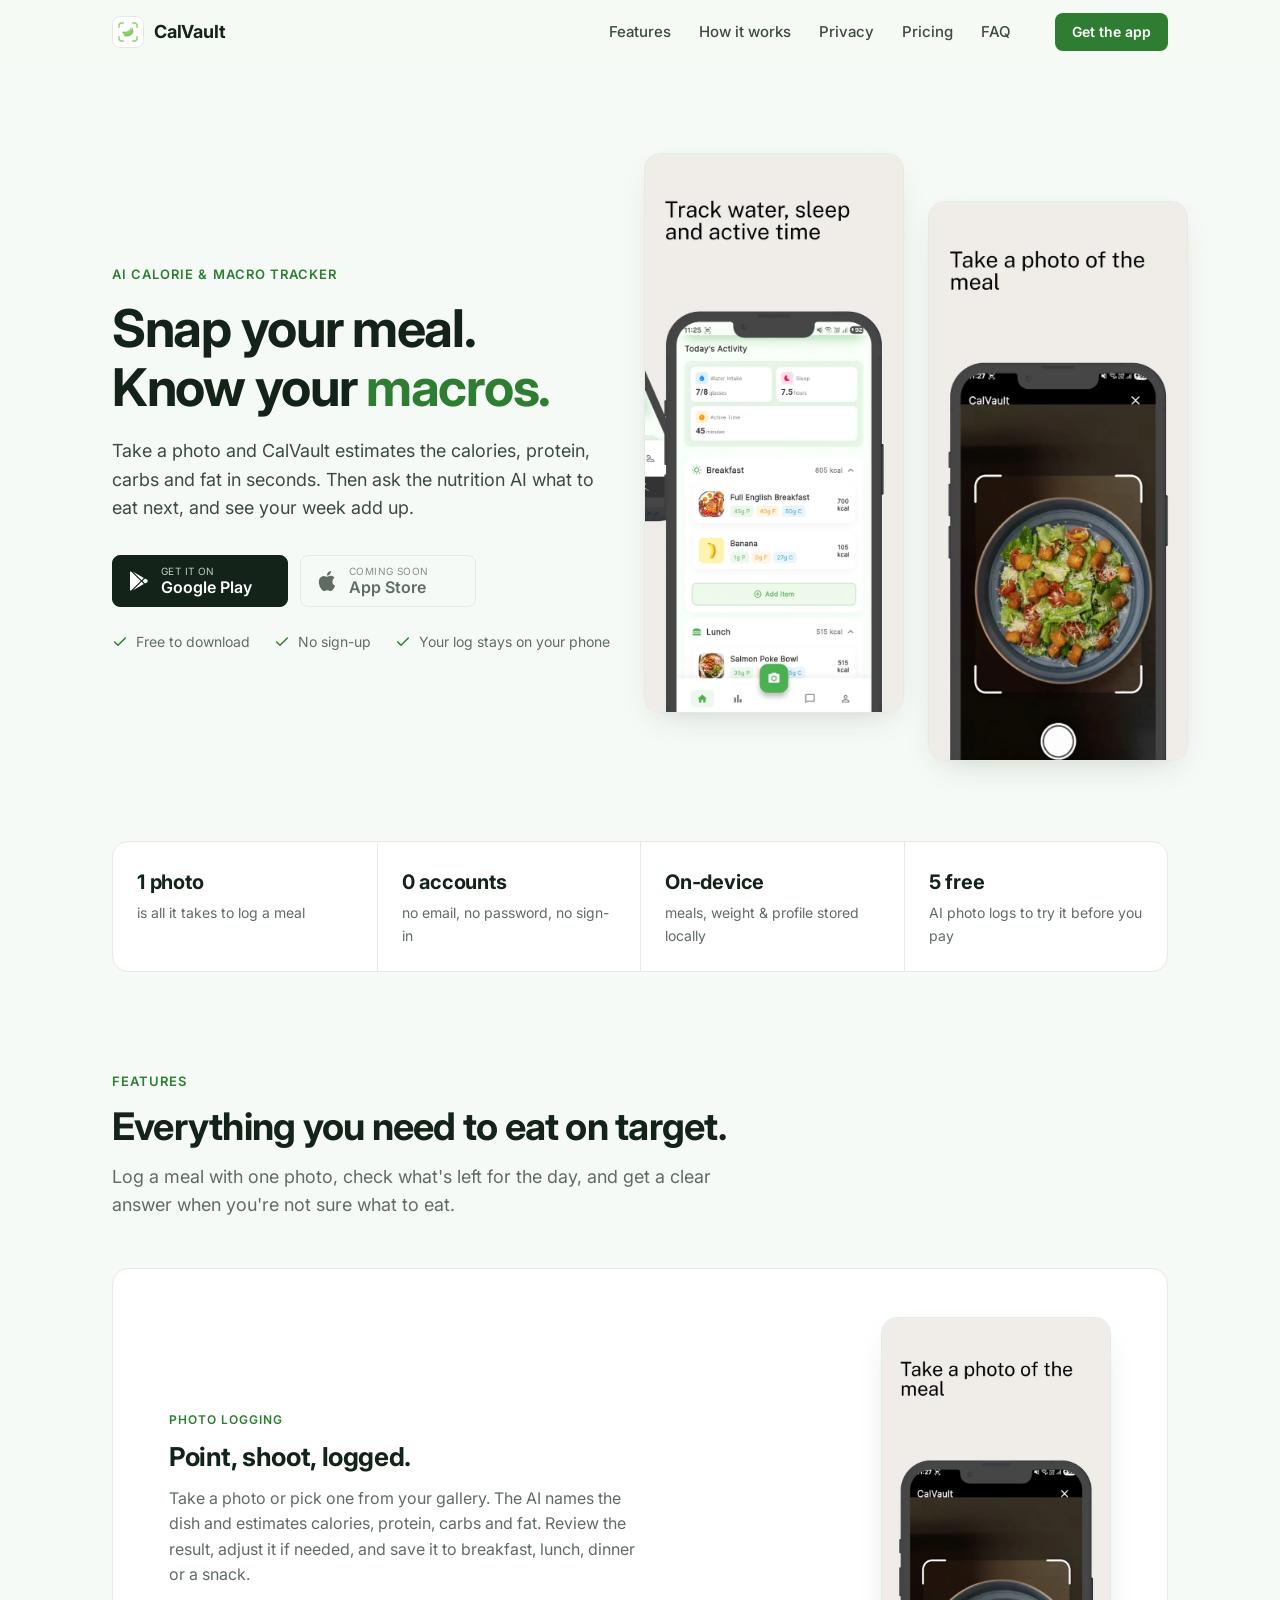
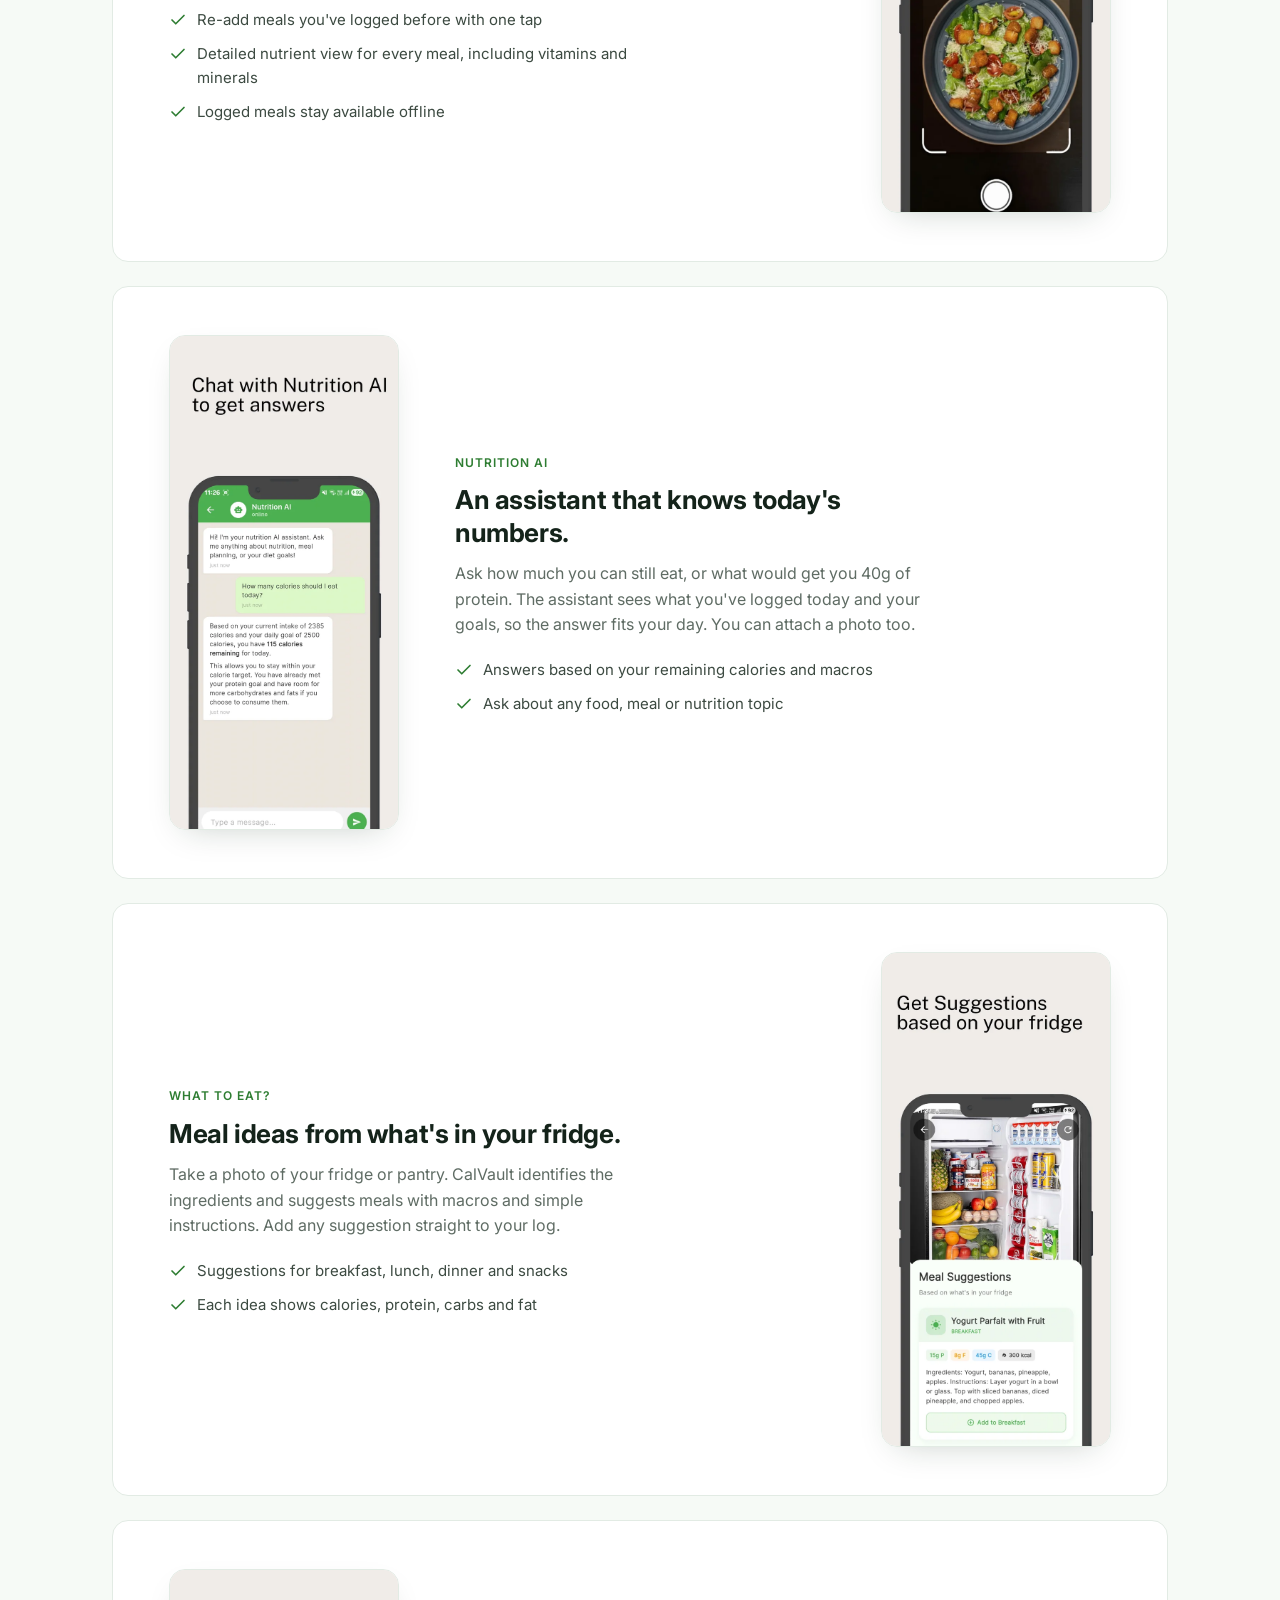
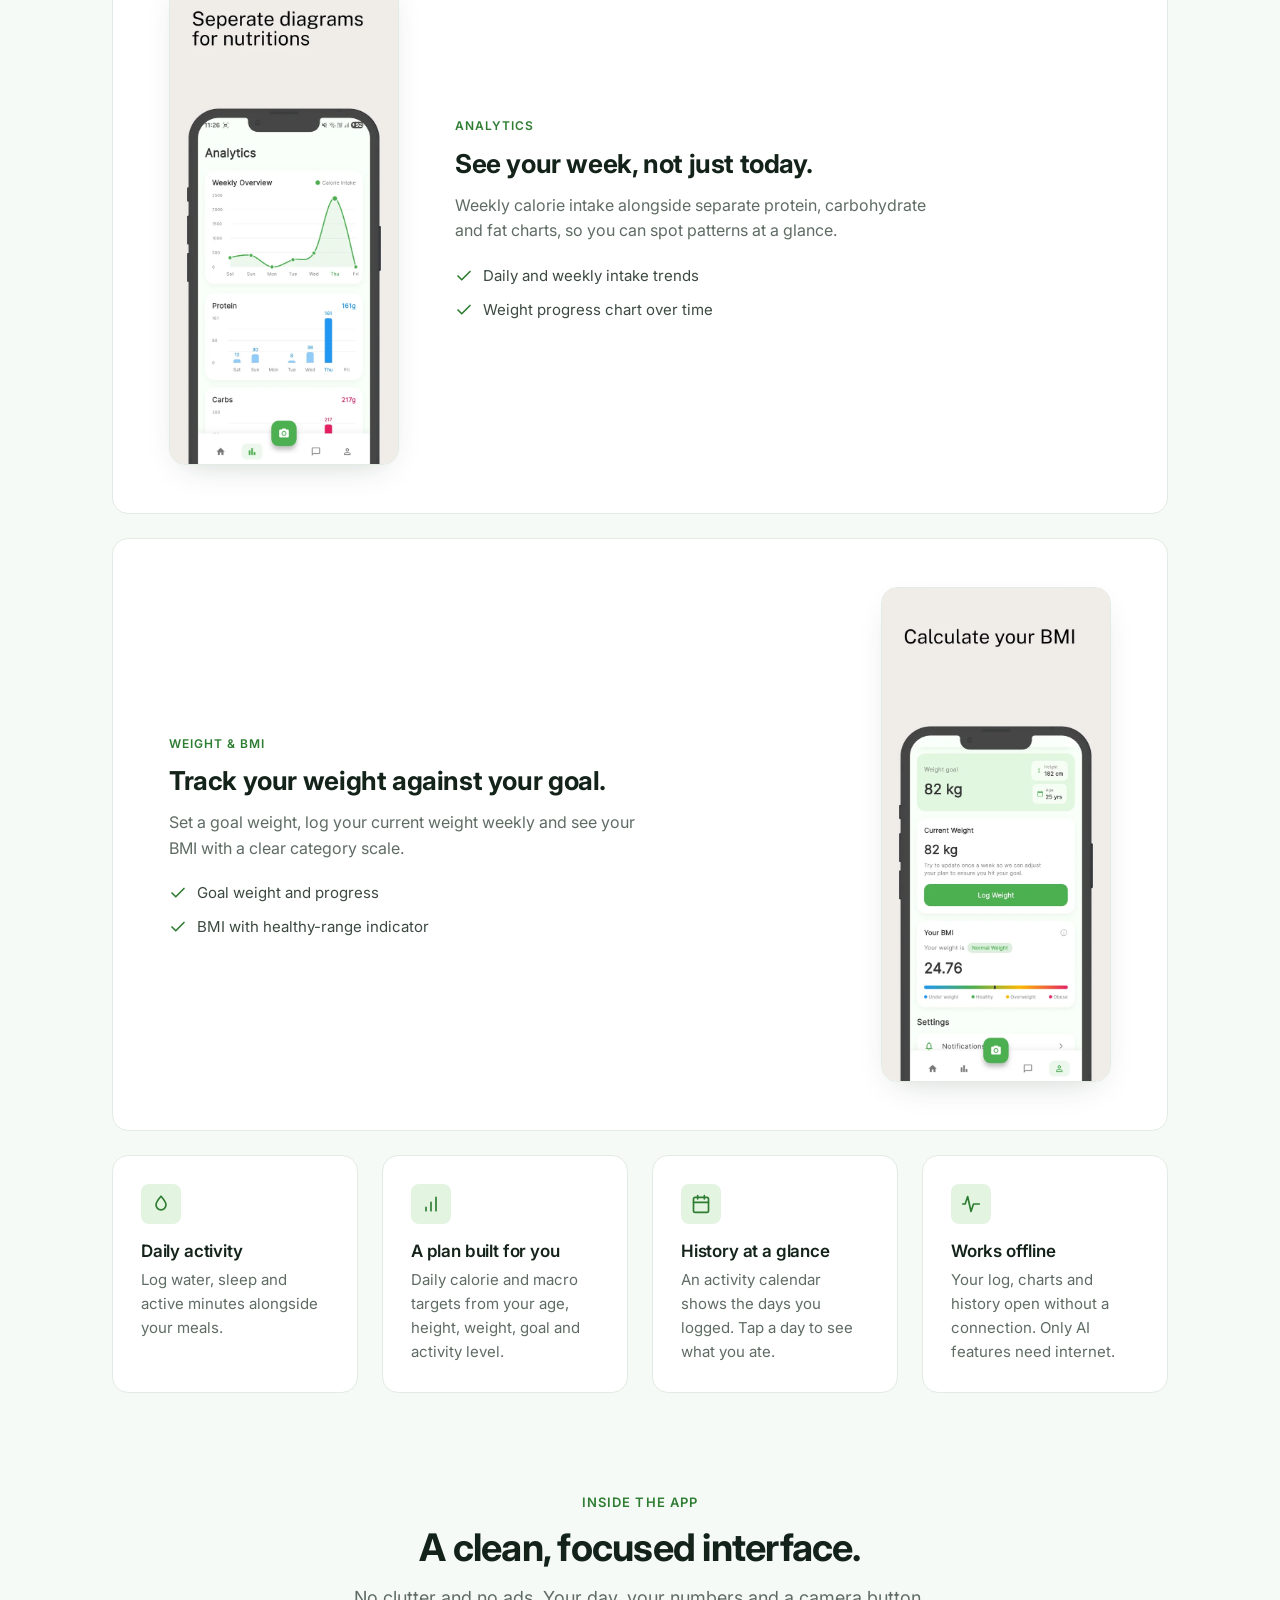
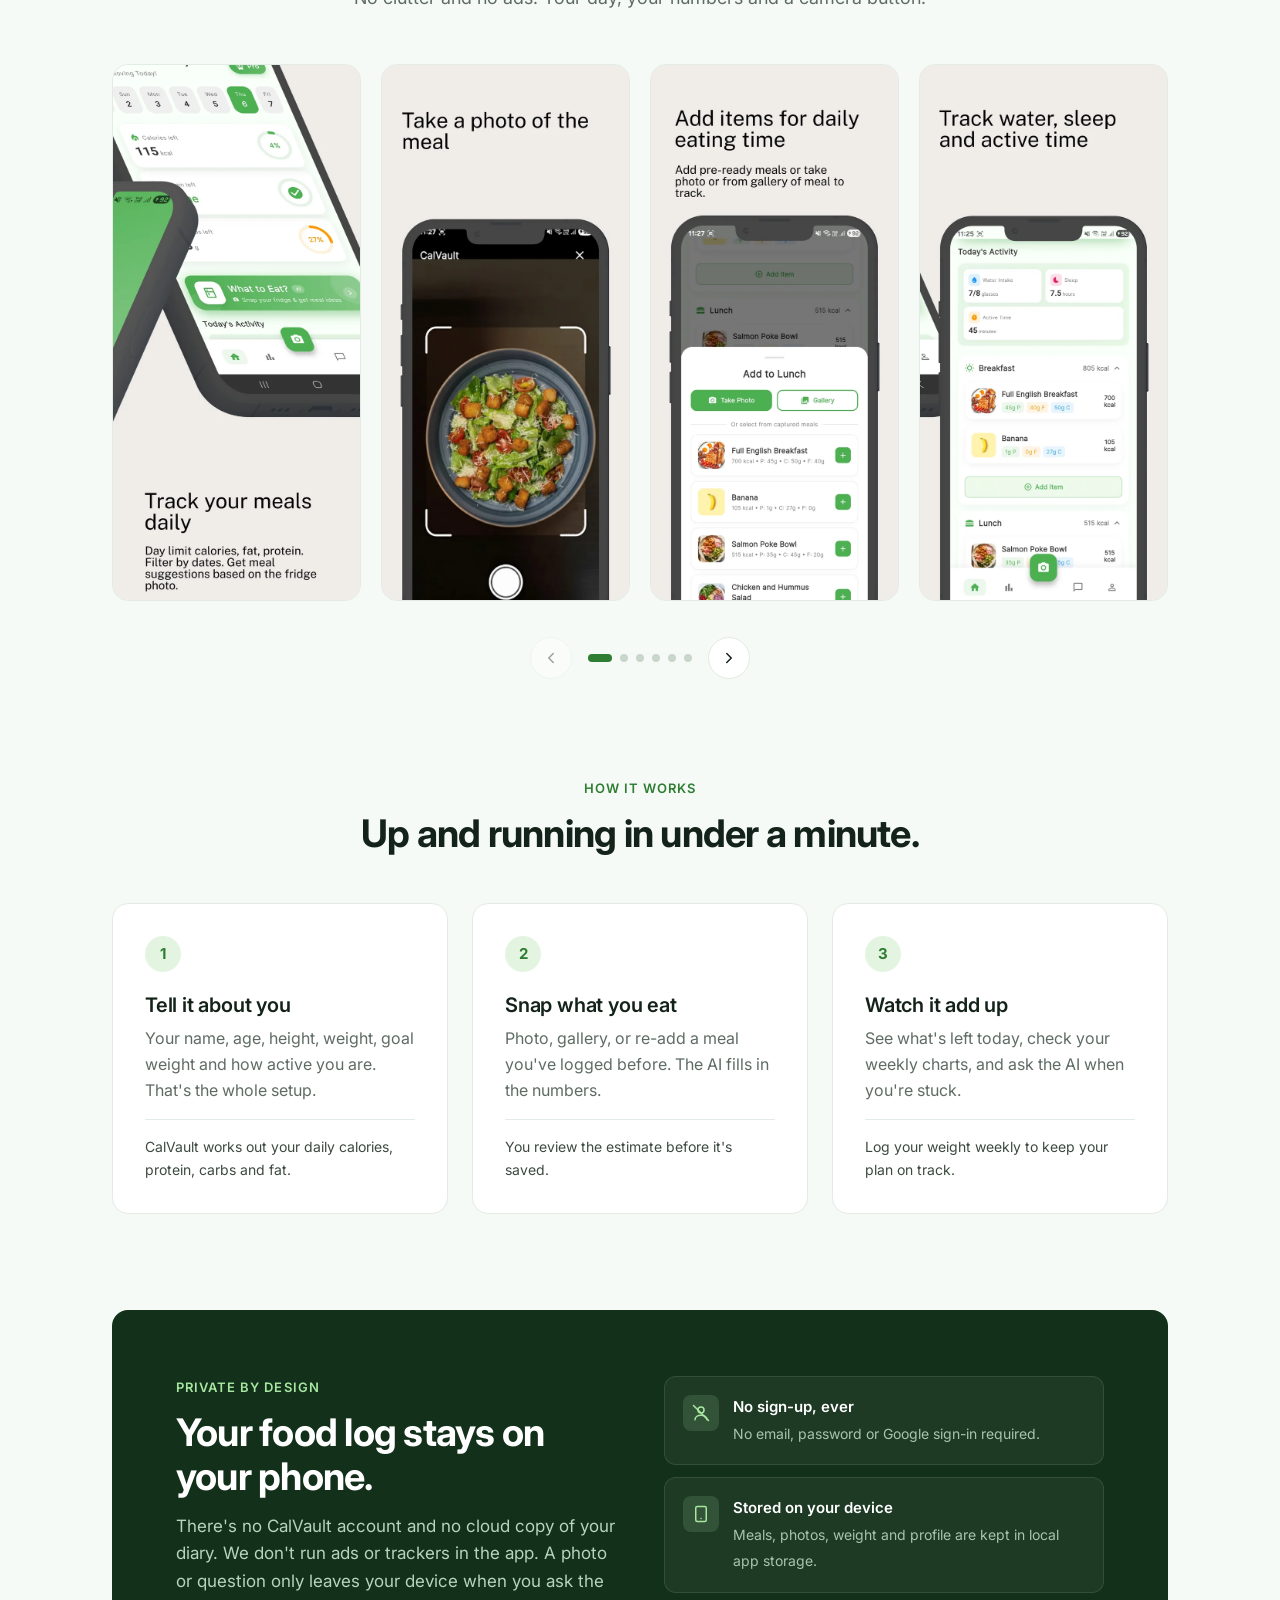
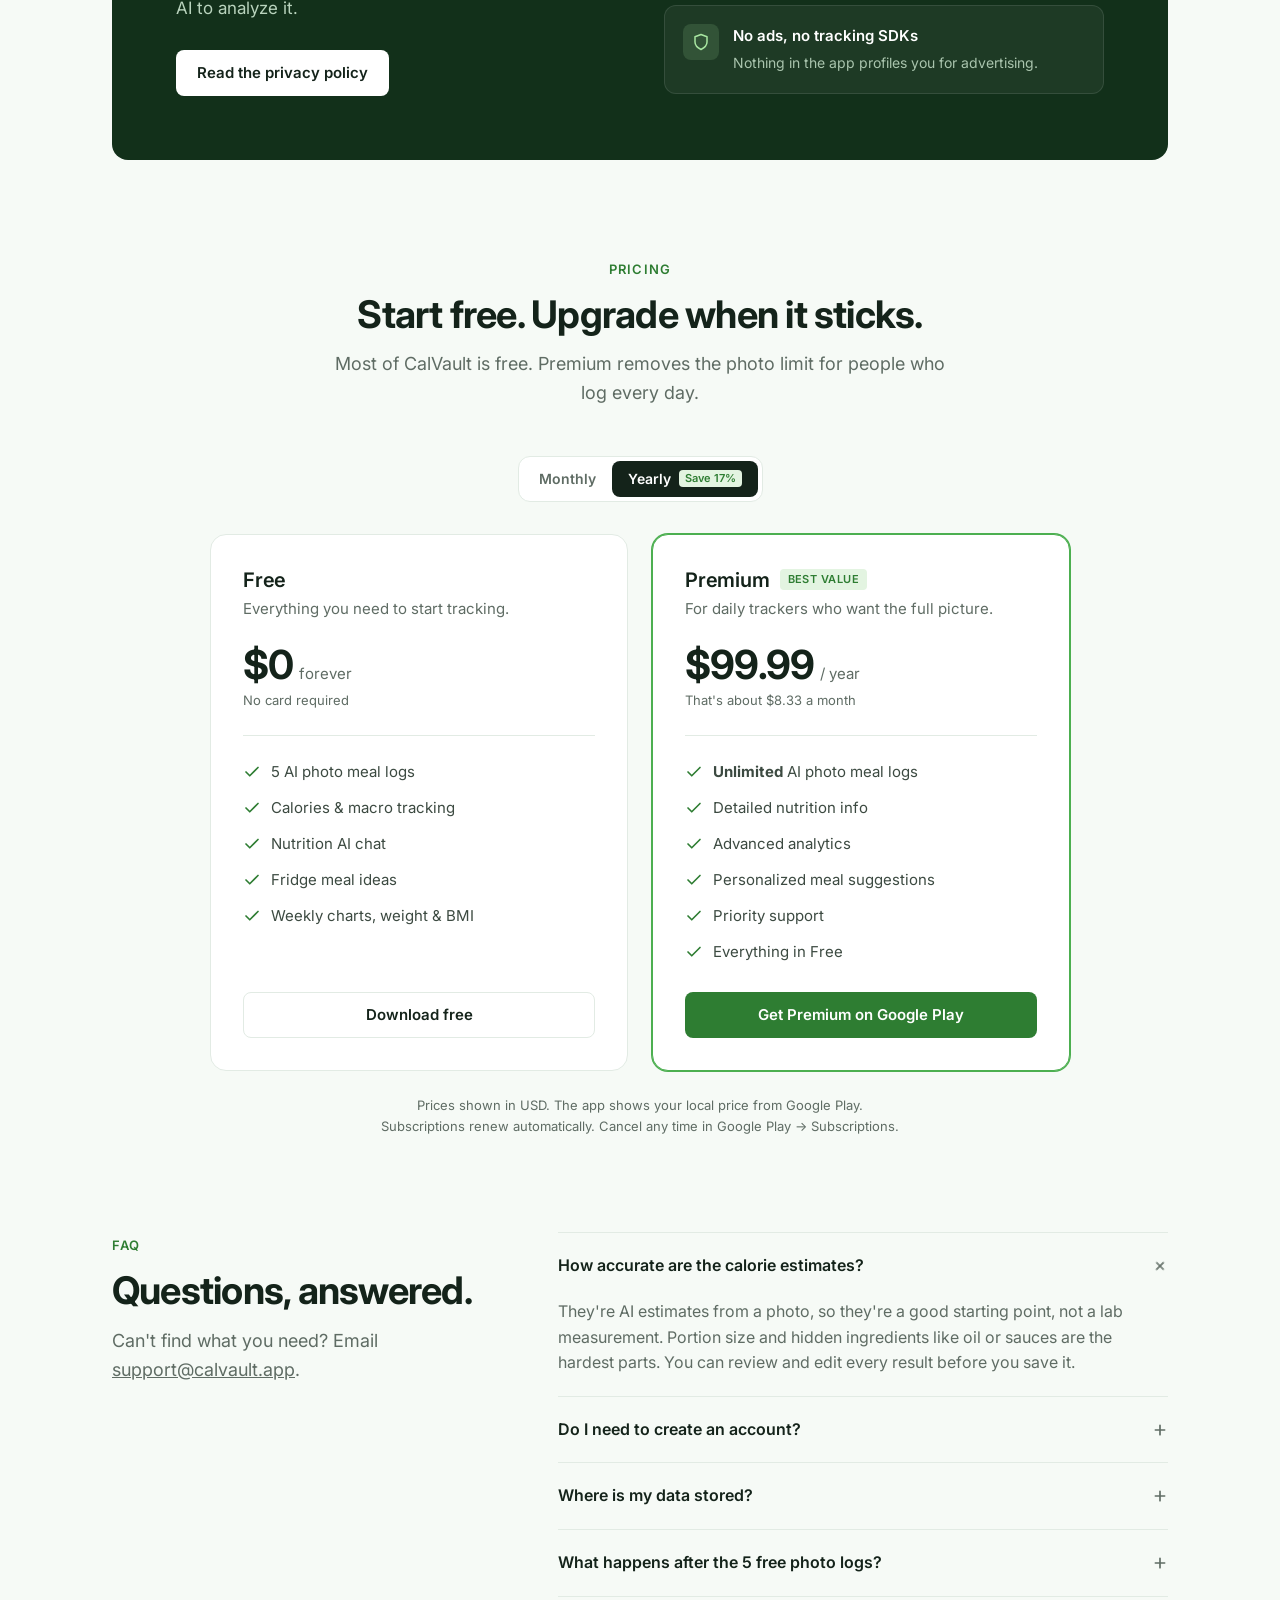
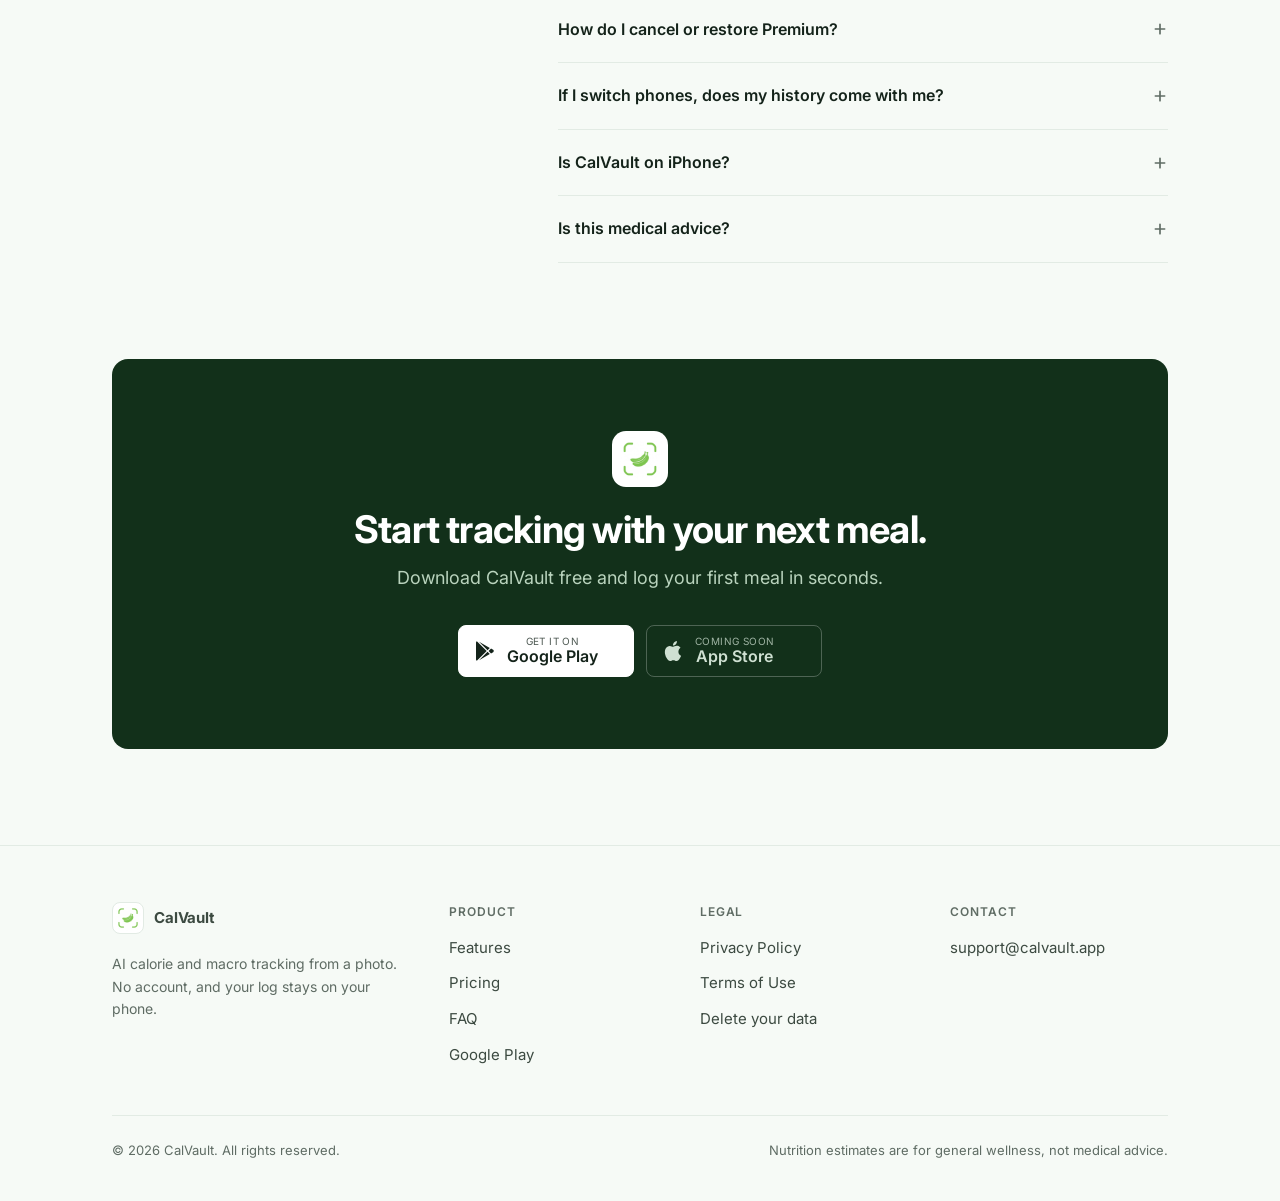
<file: index.html>
<!DOCTYPE html>
<html lang="en" class="no-js">
<head>
  <meta charset="UTF-8">
  <meta name="viewport" content="width=device-width, initial-scale=1.0">
  <title>CalVault — AI Calorie Tracker: Snap a Photo, Get the Macros</title>
  <meta name="description" content="CalVault estimates calories, protein, carbs and fat from a photo of your meal. Ask a nutrition AI what to eat, get meal ideas from your fridge, and track weight and BMI. No account needed — your log stays on your phone.">
  <link rel="canonical" href="https://calvault.app/">
  <meta name="theme-color" content="#f6faf6">

  <link rel="icon" type="image/png" href="assets/logo.png">
  <link rel="apple-touch-icon" href="assets/logo.png">

  <meta property="og:type" content="website">
  <meta property="og:site_name" content="CalVault">
  <meta property="og:title" content="CalVault — Snap a photo, get the macros">
  <meta property="og:description" content="AI calorie and macro tracking from a photo. No account needed — your food log stays on your phone.">
  <meta property="og:url" content="https://calvault.app/">
  <meta property="og:image" content="https://calvault.app/assets/og.png">
  <meta property="og:image:width" content="1200">
  <meta property="og:image:height" content="630">
  <meta name="twitter:card" content="summary_large_image">

  <link rel="preconnect" href="https://fonts.googleapis.com">
  <link rel="preconnect" href="https://fonts.gstatic.com" crossorigin>
  <link href="https://fonts.googleapis.com/css2?family=Inter:wght@400;500;600;700&display=swap" rel="stylesheet">
  <link rel="stylesheet" href="main.css">

  <script>document.documentElement.classList.remove('no-js');</script>
  <script defer data-website-id="696v3k585l6f0e69" src="https://analytics.mrfirdavs.uz/js/script.js"></script>

  <script type="application/ld+json">
  {
    "@context": "https://schema.org",
    "@type": "MobileApplication",
    "name": "CalVault",
    "operatingSystem": "Android",
    "applicationCategory": "HealthApplication",
    "description": "AI calorie and macro tracker. Snap a photo of your meal to estimate calories, protein, carbs and fat.",
    "url": "https://calvault.app/",
    "downloadUrl": "https://play.google.com/store/apps/details?id=com.mrfirdavs.calvault",
    "offers": { "@type": "Offer", "price": "0", "priceCurrency": "USD" }
  }
  </script>
</head>
<body>
  <a class="skip-link" href="#main">Skip to content</a>

  <!-- ============ Header ============ -->
  <header class="site-header" id="top">
    <div class="container nav">
      <a href="#top" class="brand" aria-label="CalVault home">
        <img src="assets/logo.png" alt="" width="36" height="36">
        CalVault
      </a>
      <ul class="nav-links">
        <li><a href="#features">Features</a></li>
        <li><a href="#how-it-works">How it works</a></li>
        <li><a href="#privacy">Privacy</a></li>
        <li><a href="#pricing">Pricing</a></li>
        <li><a href="#faq">FAQ</a></li>
      </ul>
      <a class="btn btn-primary btn-sm nav-cta" href="https://play.google.com/store/apps/details?id=com.mrfirdavs.calvault" target="_blank" rel="noopener">Get the app</a>
      <button class="menu-btn" id="menuBtn" aria-label="Open menu" aria-expanded="false" aria-controls="mobileMenu">
        <svg viewBox="0 0 24 24" fill="none" stroke="currentColor" stroke-width="2" stroke-linecap="round"><path d="M4 7h16M4 12h16M4 17h16"/></svg>
      </button>
    </div>
    <nav class="mobile-menu" id="mobileMenu" aria-label="Mobile">
      <ul>
        <li><a href="#features">Features</a></li>
        <li><a href="#how-it-works">How it works</a></li>
        <li><a href="#privacy">Privacy</a></li>
        <li><a href="#pricing">Pricing</a></li>
        <li><a href="#faq">FAQ</a></li>
      </ul>
      <a class="btn btn-primary" href="https://play.google.com/store/apps/details?id=com.mrfirdavs.calvault" target="_blank" rel="noopener">Get it on Google Play</a>
    </nav>
  </header>

  <main id="main">

    <!-- ============ Hero ============ -->
    <section class="hero">
      <div class="container hero-grid">
        <div class="hero-copy">
          <span class="eyebrow">AI calorie &amp; macro tracker</span>
          <h1>Snap your meal.<br>Know your <span class="accent">macros.</span></h1>
          <p class="hero-lede">Take a photo and CalVault estimates the calories, protein, carbs and fat in seconds. Then ask the nutrition AI what to eat next, and see your week add up.</p>

          <div class="store-row">
            <a class="store-btn" href="https://play.google.com/store/apps/details?id=com.mrfirdavs.calvault" target="_blank" rel="noopener">
              <svg viewBox="0 0 24 24" fill="currentColor" aria-hidden="true"><path d="M3 20.5v-17c0-.59.34-1.11.84-1.35L13.69 12l-9.85 9.85c-.5-.25-.84-.76-.84-1.35zm13.81-5.38L6.05 21.34l8.49-8.49 2.27 2.27zm3.35-4.31c.34.27.64.79.64 1.18 0 .4-.21.85-.64 1.18l-2.12 1.23-2.5-2.5 2.5-2.5 2.12 1.41zM6.05 2.66l10.76 6.22-2.27 2.27-8.49-8.49z"/></svg>
              <span><small>GET IT ON</small><strong>Google Play</strong></span>
            </a>
            <span class="store-btn is-soon" aria-label="App Store — coming soon">
              <svg viewBox="0 0 24 24" fill="currentColor" aria-hidden="true"><path d="M18.71 19.5c-.83 1.24-1.71 2.45-3.05 2.47-1.34.03-1.77-.79-3.29-.79-1.53 0-2 .77-3.27.82-1.31.05-2.3-1.32-3.14-2.53C4.25 17 2.94 12.45 4.7 9.39c.87-1.52 2.43-2.48 4.12-2.51 1.28-.02 2.5.87 3.29.87.78 0 2.26-1.07 3.81-.91.65.03 2.47.26 3.64 1.98-.09.06-2.17 1.28-2.15 3.81.03 3.02 2.65 4.03 2.68 4.04-.03.07-.42 1.44-1.38 2.83M13 3.5c.73-.83 1.94-1.46 2.94-1.5.13 1.17-.34 2.35-1.04 3.19-.69.85-1.83 1.51-2.95 1.42-.15-1.15.41-2.35 1.05-3.11z"/></svg>
              <span><small>COMING SOON</small><strong>App Store</strong></span>
            </span>
          </div>

          <ul class="trust-row">
            <li><svg viewBox="0 0 24 24" fill="none" stroke="currentColor" stroke-width="2.2" stroke-linecap="round" stroke-linejoin="round"><path d="M20 6 9 17l-5-5"/></svg>Free to download</li>
            <li><svg viewBox="0 0 24 24" fill="none" stroke="currentColor" stroke-width="2.2" stroke-linecap="round" stroke-linejoin="round"><path d="M20 6 9 17l-5-5"/></svg>No sign-up</li>
            <li><svg viewBox="0 0 24 24" fill="none" stroke="currentColor" stroke-width="2.2" stroke-linecap="round" stroke-linejoin="round"><path d="M20 6 9 17l-5-5"/></svg>Your log stays on your phone</li>
          </ul>
        </div>

        <div class="hero-devices">
          <img class="shot" src="assets/screens/activity.webp" alt="CalVault home screen with today's meals and activity" width="640" height="1385">
          <img class="shot" src="assets/screens/camera.webp" alt="CalVault camera scanning a meal" width="640" height="1385">
        </div>
      </div>
    </section>

    <!-- ============ Facts ============ -->
    <section aria-label="CalVault at a glance">
      <div class="container">
        <div class="facts-grid reveal">
          <div class="fact"><b>1 photo</b><span>is all it takes to log a meal</span></div>
          <div class="fact"><b>0 accounts</b><span>no email, no password, no sign-in</span></div>
          <div class="fact"><b>On-device</b><span>meals, weight &amp; profile stored locally</span></div>
          <div class="fact"><b>5 free</b><span>AI photo logs to try it before you pay</span></div>
        </div>
      </div>
    </section>

    <!-- ============ Features ============ -->
    <section class="section" id="features">
      <div class="container">
        <div class="section-head">
          <span class="eyebrow">Features</span>
          <h2>Everything you need to eat on target.</h2>
          <p>Log a meal with one photo, check what's left for the day, and get a clear answer when you're not sure what to eat.</p>
        </div>
        <div class="feature-rows">
          <article class="card feature-row reveal">
            <div class="feature-copy">
              <span class="eyebrow">Photo logging</span>
              <h3>Point, shoot, logged.</h3>
              <p>Take a photo or pick one from your gallery. The AI names the dish and estimates calories, protein, carbs and fat. Review the result, adjust it if needed, and save it to breakfast, lunch, dinner or a snack.</p>
              <ul class="check-list">
                <li><svg viewBox="0 0 24 24" fill="none" stroke="currentColor" stroke-width="2.2" stroke-linecap="round" stroke-linejoin="round"><path d="M20 6 9 17l-5-5"/></svg>Re-add meals you've logged before with one tap</li>
                <li><svg viewBox="0 0 24 24" fill="none" stroke="currentColor" stroke-width="2.2" stroke-linecap="round" stroke-linejoin="round"><path d="M20 6 9 17l-5-5"/></svg>Detailed nutrient view for every meal, including vitamins and minerals</li>
                <li><svg viewBox="0 0 24 24" fill="none" stroke="currentColor" stroke-width="2.2" stroke-linecap="round" stroke-linejoin="round"><path d="M20 6 9 17l-5-5"/></svg>Logged meals stay available offline</li>
              </ul>
            </div>
            <div class="feature-media"><img class="shot" src="assets/screens/camera.webp" alt="Camera scanning a salad" width="640" height="1385" loading="lazy"></div>
          </article>

          <article class="card feature-row reveal">
            <div class="feature-copy">
              <span class="eyebrow">Nutrition AI</span>
              <h3>An assistant that knows today's numbers.</h3>
              <p>Ask how much you can still eat, or what would get you 40g of protein. The assistant sees what you've logged today and your goals, so the answer fits your day. You can attach a photo too.</p>
              <ul class="check-list">
                <li><svg viewBox="0 0 24 24" fill="none" stroke="currentColor" stroke-width="2.2" stroke-linecap="round" stroke-linejoin="round"><path d="M20 6 9 17l-5-5"/></svg>Answers based on your remaining calories and macros</li>
                <li><svg viewBox="0 0 24 24" fill="none" stroke="currentColor" stroke-width="2.2" stroke-linecap="round" stroke-linejoin="round"><path d="M20 6 9 17l-5-5"/></svg>Ask about any food, meal or nutrition topic</li>
              </ul>
            </div>
            <div class="feature-media"><img class="shot" src="assets/screens/chat.webp" alt="Nutrition AI chat answering how many calories are left" width="640" height="1385" loading="lazy"></div>
          </article>

          <article class="card feature-row reveal">
            <div class="feature-copy">
              <span class="eyebrow">What to eat?</span>
              <h3>Meal ideas from what's in your fridge.</h3>
              <p>Take a photo of your fridge or pantry. CalVault identifies the ingredients and suggests meals with macros and simple instructions. Add any suggestion straight to your log.</p>
              <ul class="check-list">
                <li><svg viewBox="0 0 24 24" fill="none" stroke="currentColor" stroke-width="2.2" stroke-linecap="round" stroke-linejoin="round"><path d="M20 6 9 17l-5-5"/></svg>Suggestions for breakfast, lunch, dinner and snacks</li>
                <li><svg viewBox="0 0 24 24" fill="none" stroke="currentColor" stroke-width="2.2" stroke-linecap="round" stroke-linejoin="round"><path d="M20 6 9 17l-5-5"/></svg>Each idea shows calories, protein, carbs and fat</li>
              </ul>
            </div>
            <div class="feature-media"><img class="shot" src="assets/screens/fridge.webp" alt="Meal suggestions generated from a fridge photo" width="640" height="1385" loading="lazy"></div>
          </article>

          <article class="card feature-row reveal">
            <div class="feature-copy">
              <span class="eyebrow">Analytics</span>
              <h3>See your week, not just today.</h3>
              <p>Weekly calorie intake alongside separate protein, carbohydrate and fat charts, so you can spot patterns at a glance.</p>
              <ul class="check-list">
                <li><svg viewBox="0 0 24 24" fill="none" stroke="currentColor" stroke-width="2.2" stroke-linecap="round" stroke-linejoin="round"><path d="M20 6 9 17l-5-5"/></svg>Daily and weekly intake trends</li>
                <li><svg viewBox="0 0 24 24" fill="none" stroke="currentColor" stroke-width="2.2" stroke-linecap="round" stroke-linejoin="round"><path d="M20 6 9 17l-5-5"/></svg>Weight progress chart over time</li>
              </ul>
            </div>
            <div class="feature-media"><img class="shot" src="assets/screens/analytics.webp" alt="Weekly calorie and protein charts" width="640" height="1385" loading="lazy"></div>
          </article>

          <article class="card feature-row reveal">
            <div class="feature-copy">
              <span class="eyebrow">Weight & BMI</span>
              <h3>Track your weight against your goal.</h3>
              <p>Set a goal weight, log your current weight weekly and see your BMI with a clear category scale.</p>
              <ul class="check-list">
                <li><svg viewBox="0 0 24 24" fill="none" stroke="currentColor" stroke-width="2.2" stroke-linecap="round" stroke-linejoin="round"><path d="M20 6 9 17l-5-5"/></svg>Goal weight and progress</li>
                <li><svg viewBox="0 0 24 24" fill="none" stroke="currentColor" stroke-width="2.2" stroke-linecap="round" stroke-linejoin="round"><path d="M20 6 9 17l-5-5"/></svg>BMI with healthy-range indicator</li>
              </ul>
            </div>
            <div class="feature-media"><img class="shot" src="assets/screens/profile.webp" alt="Weight goal, current weight and BMI" width="640" height="1385" loading="lazy"></div>
          </article>
        </div>
        <div class="mini-grid">
          <article class="card mini reveal">
            <div class="ico"><svg viewBox="0 0 24 24" fill="none" stroke="currentColor" stroke-width="2" stroke-linecap="round" stroke-linejoin="round"><path d="M12 2.7c-3 3.4-6 6.9-6 10.3a6 6 0 0 0 12 0c0-3.4-3-6.9-6-10.3z"/></svg></div>
            <h3>Daily activity</h3>
            <p>Log water, sleep and active minutes alongside your meals.</p>
          </article>
          <article class="card mini reveal">
            <div class="ico"><svg viewBox="0 0 24 24" fill="none" stroke="currentColor" stroke-width="2" stroke-linecap="round" stroke-linejoin="round"><path d="M12 20V10M18 20V4M6 20v-4"/></svg></div>
            <h3>A plan built for you</h3>
            <p>Daily calorie and macro targets from your age, height, weight, goal and activity level.</p>
          </article>
          <article class="card mini reveal">
            <div class="ico"><svg viewBox="0 0 24 24" fill="none" stroke="currentColor" stroke-width="2" stroke-linecap="round" stroke-linejoin="round"><rect x="3" y="4" width="18" height="18" rx="2"/><path d="M16 2v4M8 2v4M3 10h18"/></svg></div>
            <h3>History at a glance</h3>
            <p>An activity calendar shows the days you logged. Tap a day to see what you ate.</p>
          </article>
          <article class="card mini reveal">
            <div class="ico"><svg viewBox="0 0 24 24" fill="none" stroke="currentColor" stroke-width="2" stroke-linecap="round" stroke-linejoin="round"><path d="M2 12h3l3-9 4 18 3-9h7"/></svg></div>
            <h3>Works offline</h3>
            <p>Your log, charts and history open without a connection. Only AI features need internet.</p>
          </article>
        </div>
      </div>
    </section>

    <!-- ============ Screens ============ -->
    <section class="section" id="screens">
      <div class="container">
        <div class="section-head center">
          <span class="eyebrow">Inside the app</span>
          <h2>A clean, focused interface.</h2>
          <p>No clutter and no ads. Your day, your numbers and a camera button.</p>
        </div>
        <div class="slideshow">
          <div class="slides" id="slides" tabindex="0" aria-label="App screenshots">
            <img class="slide" src="assets/screens/meals.webp" alt="Track your meals daily" width="640" height="1385" loading="lazy">
            <img class="slide" src="assets/screens/camera.webp" alt="Take a photo of the meal" width="640" height="1385" loading="lazy">
            <img class="slide" src="assets/screens/add-meal.webp" alt="Add items for each meal" width="640" height="1385" loading="lazy">
            <img class="slide" src="assets/screens/activity.webp" alt="Track water, sleep and active time" width="640" height="1385" loading="lazy">
            <img class="slide" src="assets/screens/analytics.webp" alt="Separate charts for each nutrient" width="640" height="1385" loading="lazy">
            <img class="slide" src="assets/screens/weight.webp" alt="Analyze weight and history" width="640" height="1385" loading="lazy">
            <img class="slide" src="assets/screens/chat.webp" alt="Chat with Nutrition AI" width="640" height="1385" loading="lazy">
            <img class="slide" src="assets/screens/fridge.webp" alt="Get suggestions based on your fridge" width="640" height="1385" loading="lazy">
            <img class="slide" src="assets/screens/profile.webp" alt="Calculate your BMI" width="640" height="1385" loading="lazy">
          </div>
          <div class="slide-controls">
            <button class="icon-btn" id="slidePrev" aria-label="Previous screenshot"><svg viewBox="0 0 24 24" fill="none" stroke="currentColor" stroke-width="2" stroke-linecap="round" stroke-linejoin="round"><path d="m15 18-6-6 6-6"/></svg></button>
            <div class="slide-dots" id="slideDots"></div>
            <button class="icon-btn" id="slideNext" aria-label="Next screenshot"><svg viewBox="0 0 24 24" fill="none" stroke="currentColor" stroke-width="2" stroke-linecap="round" stroke-linejoin="round"><path d="m9 18 6-6-6-6"/></svg></button>
          </div>
        </div>
      </div>
    </section>

    <!-- ============ How it works ============ -->
    <section class="section" id="how-it-works">
      <div class="container">
        <div class="section-head center">
          <span class="eyebrow">How it works</span>
          <h2>Up and running in under a minute.</h2>
        </div>
        <div class="steps">
          <div class="card step reveal">
            <div class="num">1</div>
            <h3>Tell it about you</h3>
            <p>Your name, age, height, weight, goal weight and how active you are. That's the whole setup.</p>
            <div class="detail">CalVault works out your daily calories, protein, carbs and fat.</div>
          </div>
          <div class="card step reveal">
            <div class="num">2</div>
            <h3>Snap what you eat</h3>
            <p>Photo, gallery, or re-add a meal you've logged before. The AI fills in the numbers.</p>
            <div class="detail">You review the estimate before it's saved.</div>
          </div>
          <div class="card step reveal">
            <div class="num">3</div>
            <h3>Watch it add up</h3>
            <p>See what's left today, check your weekly charts, and ask the AI when you're stuck.</p>
            <div class="detail">Log your weight weekly to keep your plan on track.</div>
          </div>
        </div>
      </div>
    </section>

    <!-- ============ Privacy ============ -->
    <section class="section" id="privacy">
      <div class="container">
        <div class="privacy-band reveal">
          <div style="position: relative; z-index: 1;">
            <span class="eyebrow">Private by design</span>
            <h2>Your food log stays on your phone.</h2>
            <p>There's no CalVault account and no cloud copy of your diary. We don't run ads or trackers in the app. A photo or question only leaves your device when you ask the AI to analyze it.</p>
            <a class="btn" href="privacy/">Read the privacy policy</a>
          </div>
          <ul class="privacy-points">
            <li>
              <span class="ico"><svg viewBox="0 0 24 24" fill="none" stroke="currentColor" stroke-width="2" stroke-linecap="round" stroke-linejoin="round"><circle cx="12" cy="8" r="4"/><path d="M4 21c0-4 4-6 8-6s8 2 8 6"/><path d="m2 2 20 20"/></svg></span>
              <div><b>No sign-up, ever</b><span>No email, password or Google sign-in required.</span></div>
            </li>
            <li>
              <span class="ico"><svg viewBox="0 0 24 24" fill="none" stroke="currentColor" stroke-width="2" stroke-linecap="round" stroke-linejoin="round"><rect x="5" y="2" width="14" height="20" rx="2"/><path d="M12 18h.01"/></svg></span>
              <div><b>Stored on your device</b><span>Meals, photos, weight and profile are kept in local app storage.</span></div>
            </li>
            <li>
              <span class="ico"><svg viewBox="0 0 24 24" fill="none" stroke="currentColor" stroke-width="2" stroke-linecap="round" stroke-linejoin="round"><path d="M12 22s8-4 8-10V5l-8-3-8 3v7c0 6 8 10 8 10z"/></svg></span>
              <div><b>No ads, no tracking SDKs</b><span>Nothing in the app profiles you for advertising.</span></div>
            </li>
          </ul>
        </div>
      </div>
    </section>

    <!-- ============ Pricing ============ -->
    <section class="section" id="pricing">
      <div class="container">
        <div class="section-head center">
          <span class="eyebrow">Pricing</span>
          <h2>Start free. Upgrade when it sticks.</h2>
          <p>Most of CalVault is free. Premium removes the photo limit for people who log every day.</p>
        </div>

        <div class="toggle-center">
          <div class="billing-toggle" role="group" aria-label="Billing period">
            <button type="button" data-period="monthly" aria-pressed="false">Monthly</button>
            <button type="button" data-period="yearly" aria-pressed="true">Yearly <span class="save">Save 17%</span></button>
          </div>
        </div>

        <div class="plans">
          <div class="card plan reveal">
            <h3>Free</h3>
            <p class="desc">Everything you need to start tracking.</p>
            <div class="price"><b>$0</b><span>forever</span></div>
            <p class="price-note">No card required</p>
            <ul>
              <li><svg viewBox="0 0 24 24" fill="none" stroke="currentColor" stroke-width="2.2" stroke-linecap="round" stroke-linejoin="round"><path d="M20 6 9 17l-5-5"/></svg>5 AI photo meal logs</li>
              <li><svg viewBox="0 0 24 24" fill="none" stroke="currentColor" stroke-width="2.2" stroke-linecap="round" stroke-linejoin="round"><path d="M20 6 9 17l-5-5"/></svg>Calories &amp; macro tracking</li>
              <li><svg viewBox="0 0 24 24" fill="none" stroke="currentColor" stroke-width="2.2" stroke-linecap="round" stroke-linejoin="round"><path d="M20 6 9 17l-5-5"/></svg>Nutrition AI chat</li>
              <li><svg viewBox="0 0 24 24" fill="none" stroke="currentColor" stroke-width="2.2" stroke-linecap="round" stroke-linejoin="round"><path d="M20 6 9 17l-5-5"/></svg>Fridge meal ideas</li>
              <li><svg viewBox="0 0 24 24" fill="none" stroke="currentColor" stroke-width="2.2" stroke-linecap="round" stroke-linejoin="round"><path d="M20 6 9 17l-5-5"/></svg>Weekly charts, weight &amp; BMI</li>
            </ul>
            <a class="btn btn-ghost" href="https://play.google.com/store/apps/details?id=com.mrfirdavs.calvault" target="_blank" rel="noopener">Download free</a>
          </div>

          <div class="card plan featured reveal">
            <h3>Premium <span class="badge" id="planBadge">Best value</span></h3>
            <p class="desc">For daily trackers who want the full picture.</p>
            <div class="price"><b id="planPrice">$99.99</b><span id="planPeriod">/ year</span></div>
            <p class="price-note" id="planNote">That's about $8.33 a month</p>
            <ul>
              <li><svg viewBox="0 0 24 24" fill="none" stroke="currentColor" stroke-width="2.2" stroke-linecap="round" stroke-linejoin="round"><path d="M20 6 9 17l-5-5"/></svg><span><strong>Unlimited</strong> AI photo meal logs</span></li>
              <li><svg viewBox="0 0 24 24" fill="none" stroke="currentColor" stroke-width="2.2" stroke-linecap="round" stroke-linejoin="round"><path d="M20 6 9 17l-5-5"/></svg>Detailed nutrition info</li>
              <li><svg viewBox="0 0 24 24" fill="none" stroke="currentColor" stroke-width="2.2" stroke-linecap="round" stroke-linejoin="round"><path d="M20 6 9 17l-5-5"/></svg>Advanced analytics</li>
              <li><svg viewBox="0 0 24 24" fill="none" stroke="currentColor" stroke-width="2.2" stroke-linecap="round" stroke-linejoin="round"><path d="M20 6 9 17l-5-5"/></svg>Personalized meal suggestions</li>
              <li><svg viewBox="0 0 24 24" fill="none" stroke="currentColor" stroke-width="2.2" stroke-linecap="round" stroke-linejoin="round"><path d="M20 6 9 17l-5-5"/></svg>Priority support</li>
              <li><svg viewBox="0 0 24 24" fill="none" stroke="currentColor" stroke-width="2.2" stroke-linecap="round" stroke-linejoin="round"><path d="M20 6 9 17l-5-5"/></svg>Everything in Free</li>
            </ul>
            <a class="btn btn-primary" href="https://play.google.com/store/apps/details?id=com.mrfirdavs.calvault" target="_blank" rel="noopener">Get Premium on Google Play</a>
          </div>
        </div>
        <p class="pricing-foot">Prices shown in USD. The app shows your local price from Google Play.<br>Subscriptions renew automatically. Cancel any time in Google Play → Subscriptions.</p>
      </div>
    </section>

    <!-- ============ FAQ ============ -->
    <section class="section" id="faq">
      <div class="container faq-grid">
        <div class="section-head">
          <span class="eyebrow">FAQ</span>
          <h2>Questions, answered.</h2>
          <p>Can't find what you need? Email <a href="mailto:support@calvault.app">support@calvault.app</a>.</p>
        </div>
        <div class="faq-list">
          <details open>
            <summary>How accurate are the calorie estimates?</summary>
            <p>They're AI estimates from a photo, so they're a good starting point, not a lab measurement. Portion size and hidden ingredients like oil or sauces are the hardest parts. You can review and edit every result before you save it.</p>
          </details>
          <details>
            <summary>Do I need to create an account?</summary>
            <p>No. Open the app, answer a few setup questions and start logging. There's no email, password or social sign-in.</p>
          </details>
          <details>
            <summary>Where is my data stored?</summary>
            <p>On your phone, in the app's local storage. We don't keep a copy of your food diary on our servers. When you use an AI feature, that photo or question is sent to our AI provider to be analyzed. The <a href="privacy/">privacy policy</a> has the details.</p>
          </details>
          <details>
            <summary>What happens after the 5 free photo logs?</summary>
            <p>You can keep using the rest of the app for free, including re-adding meals you've already logged, charts, weight tracking, the AI chat and fridge ideas. To keep logging new meals by photo, upgrade to Premium.</p>
          </details>
          <details>
            <summary>How do I cancel or restore Premium?</summary>
            <p>Subscriptions are handled by Google Play. Cancel any time in the Play Store app under Profile → Payments &amp; subscriptions → Subscriptions. On a new phone, sign in to the same Google account and tap <em>Restore Purchases</em> in CalVault.</p>
          </details>
          <details>
            <summary>If I switch phones, does my history come with me?</summary>
            <p>Not yet. Because your data lives only on your device, a new phone starts fresh. Your Premium subscription moves with your Google account.</p>
          </details>
          <details>
            <summary>Is CalVault on iPhone?</summary>
            <p>CalVault is available on Android today. The iOS version is on the way.</p>
          </details>
          <details>
            <summary>Is this medical advice?</summary>
            <p>No. CalVault is a tracking tool for general wellness. Talk to a doctor or registered dietitian before major diet changes, especially if you have a medical condition, are pregnant, or have a history of disordered eating.</p>
          </details>
        </div>
      </div>
    </section>

    <!-- ============ CTA ============ -->
    <section aria-label="Download">
      <div class="container">
        <div class="cta-card reveal">
          <img src="assets/logo.png" alt="" width="72" height="72">
          <h2>Start tracking with your next meal.</h2>
          <p>Download CalVault free and log your first meal in seconds.</p>
          <div class="store-row">
            <a class="store-btn on-dark" href="https://play.google.com/store/apps/details?id=com.mrfirdavs.calvault" target="_blank" rel="noopener">
              <svg viewBox="0 0 24 24" fill="currentColor" aria-hidden="true"><path d="M3 20.5v-17c0-.59.34-1.11.84-1.35L13.69 12l-9.85 9.85c-.5-.25-.84-.76-.84-1.35zm13.81-5.38L6.05 21.34l8.49-8.49 2.27 2.27zm3.35-4.31c.34.27.64.79.64 1.18 0 .4-.21.85-.64 1.18l-2.12 1.23-2.5-2.5 2.5-2.5 2.12 1.41zM6.05 2.66l10.76 6.22-2.27 2.27-8.49-8.49z"/></svg>
              <span><small>GET IT ON</small><strong>Google Play</strong></span>
            </a>
            <span class="store-btn on-dark is-soon" aria-label="App Store — coming soon">
              <svg viewBox="0 0 24 24" fill="currentColor" aria-hidden="true"><path d="M18.71 19.5c-.83 1.24-1.71 2.45-3.05 2.47-1.34.03-1.77-.79-3.29-.79-1.53 0-2 .77-3.27.82-1.31.05-2.3-1.32-3.14-2.53C4.25 17 2.94 12.45 4.7 9.39c.87-1.52 2.43-2.48 4.12-2.51 1.28-.02 2.5.87 3.29.87.78 0 2.26-1.07 3.81-.91.65.03 2.47.26 3.64 1.98-.09.06-2.17 1.28-2.15 3.81.03 3.02 2.65 4.03 2.68 4.04-.03.07-.42 1.44-1.38 2.83M13 3.5c.73-.83 1.94-1.46 2.94-1.5.13 1.17-.34 2.35-1.04 3.19-.69.85-1.83 1.51-2.95 1.42-.15-1.15.41-2.35 1.05-3.11z"/></svg>
              <span><small>COMING SOON</small><strong>App Store</strong></span>
            </span>
          </div>
        </div>
      </div>
    </section>
  </main>

  <!-- ============ Footer ============ -->
  <footer class="site-footer">
    <div class="container">
      <div class="footer-grid">
        <div>
          <a href="#top" class="brand"><img src="assets/logo.png" alt="" width="36" height="36">CalVault</a>
          <p>AI calorie and macro tracking from a photo. No account, and your log stays on your phone.</p>
        </div>
        <div>
          <h4>Product</h4>
          <ul>
            <li><a href="#features">Features</a></li>
            <li><a href="#pricing">Pricing</a></li>
            <li><a href="#faq">FAQ</a></li>
            <li><a href="https://play.google.com/store/apps/details?id=com.mrfirdavs.calvault" target="_blank" rel="noopener">Google Play</a></li>
          </ul>
        </div>
        <div>
          <h4>Legal</h4>
          <ul>
            <li><a href="privacy/">Privacy Policy</a></li>
            <li><a href="terms/">Terms of Use</a></li>
            <li><a href="privacy/#delete">Delete your data</a></li>
          </ul>
        </div>
        <div>
          <h4>Contact</h4>
          <ul>
            <li><a href="mailto:support@calvault.app">support@calvault.app</a></li>
          </ul>
        </div>
      </div>
      <div class="footer-bottom">
        <span>© <span data-year>2026</span> CalVault. All rights reserved.</span>
        <span>Nutrition estimates are for general wellness, not medical advice.</span>
      </div>
    </div>
  </footer>

  <script src="main.js"></script>
</body>
</html>
</file>
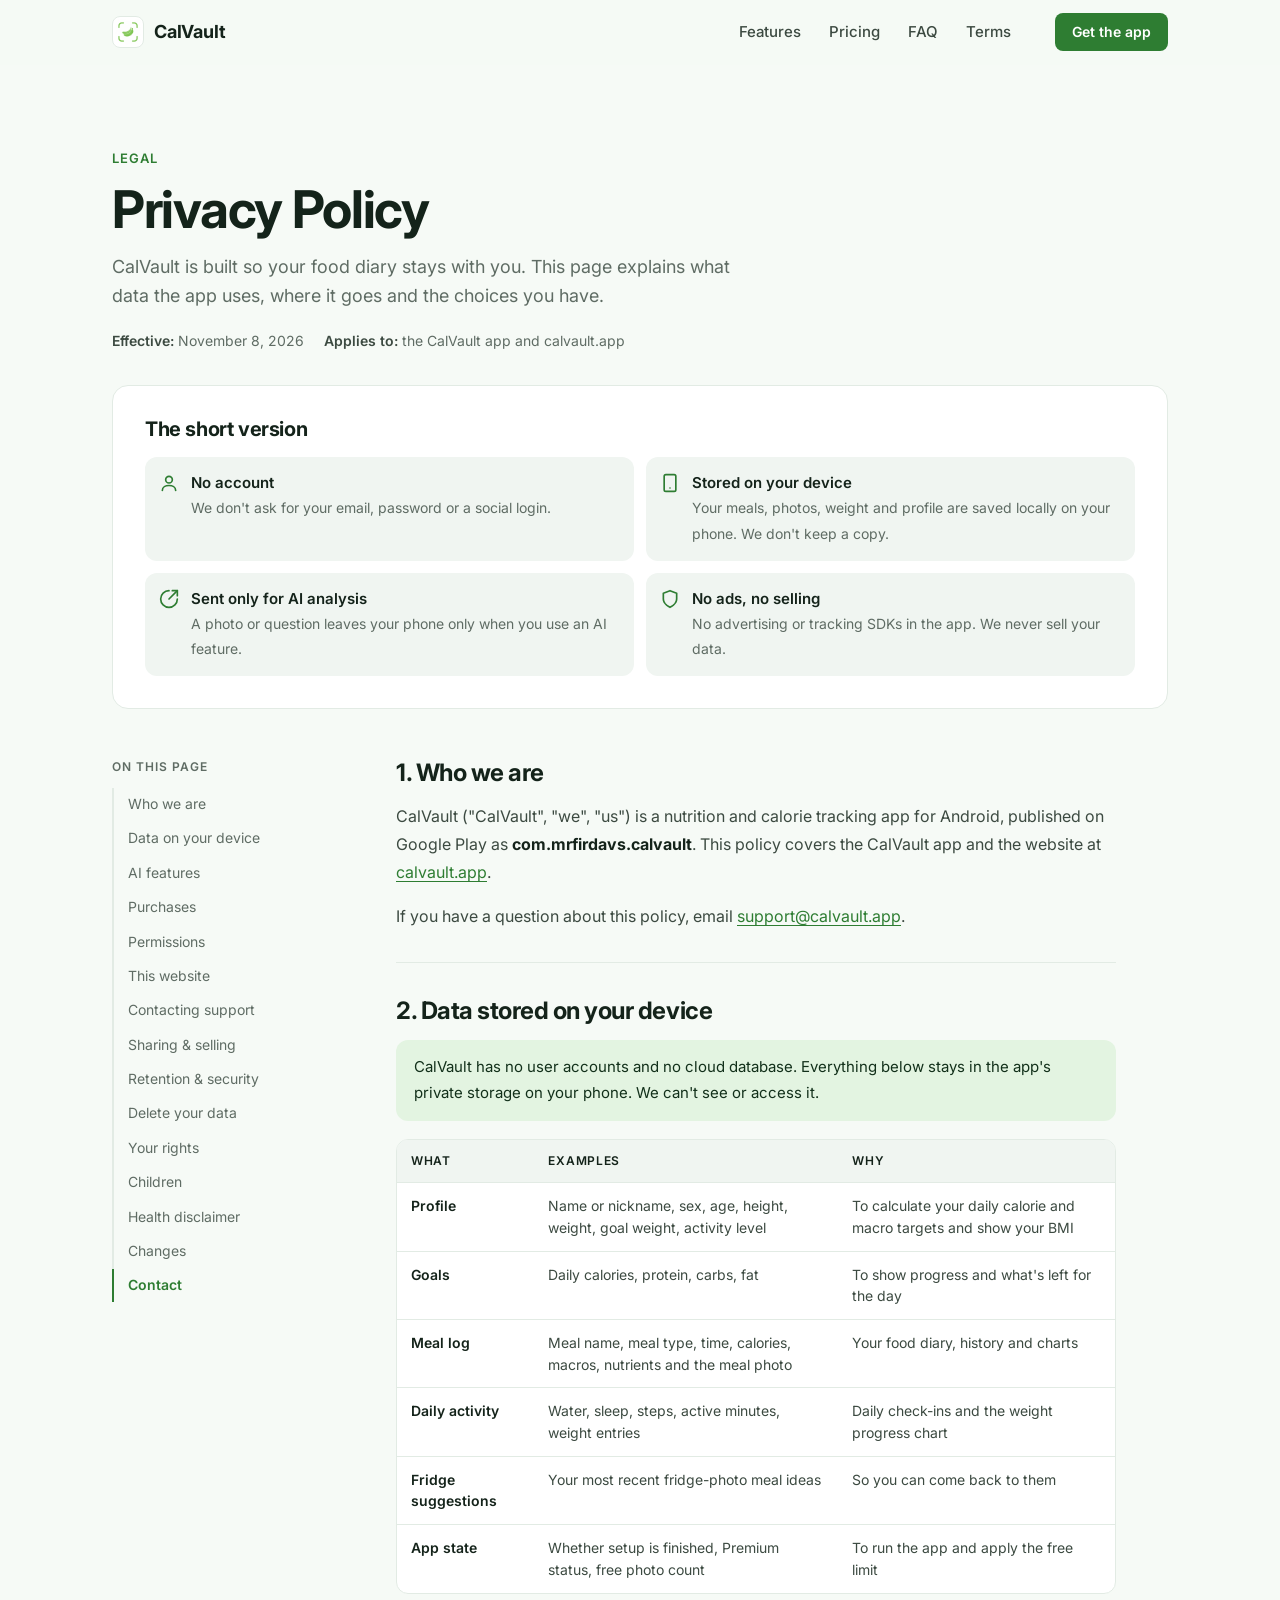
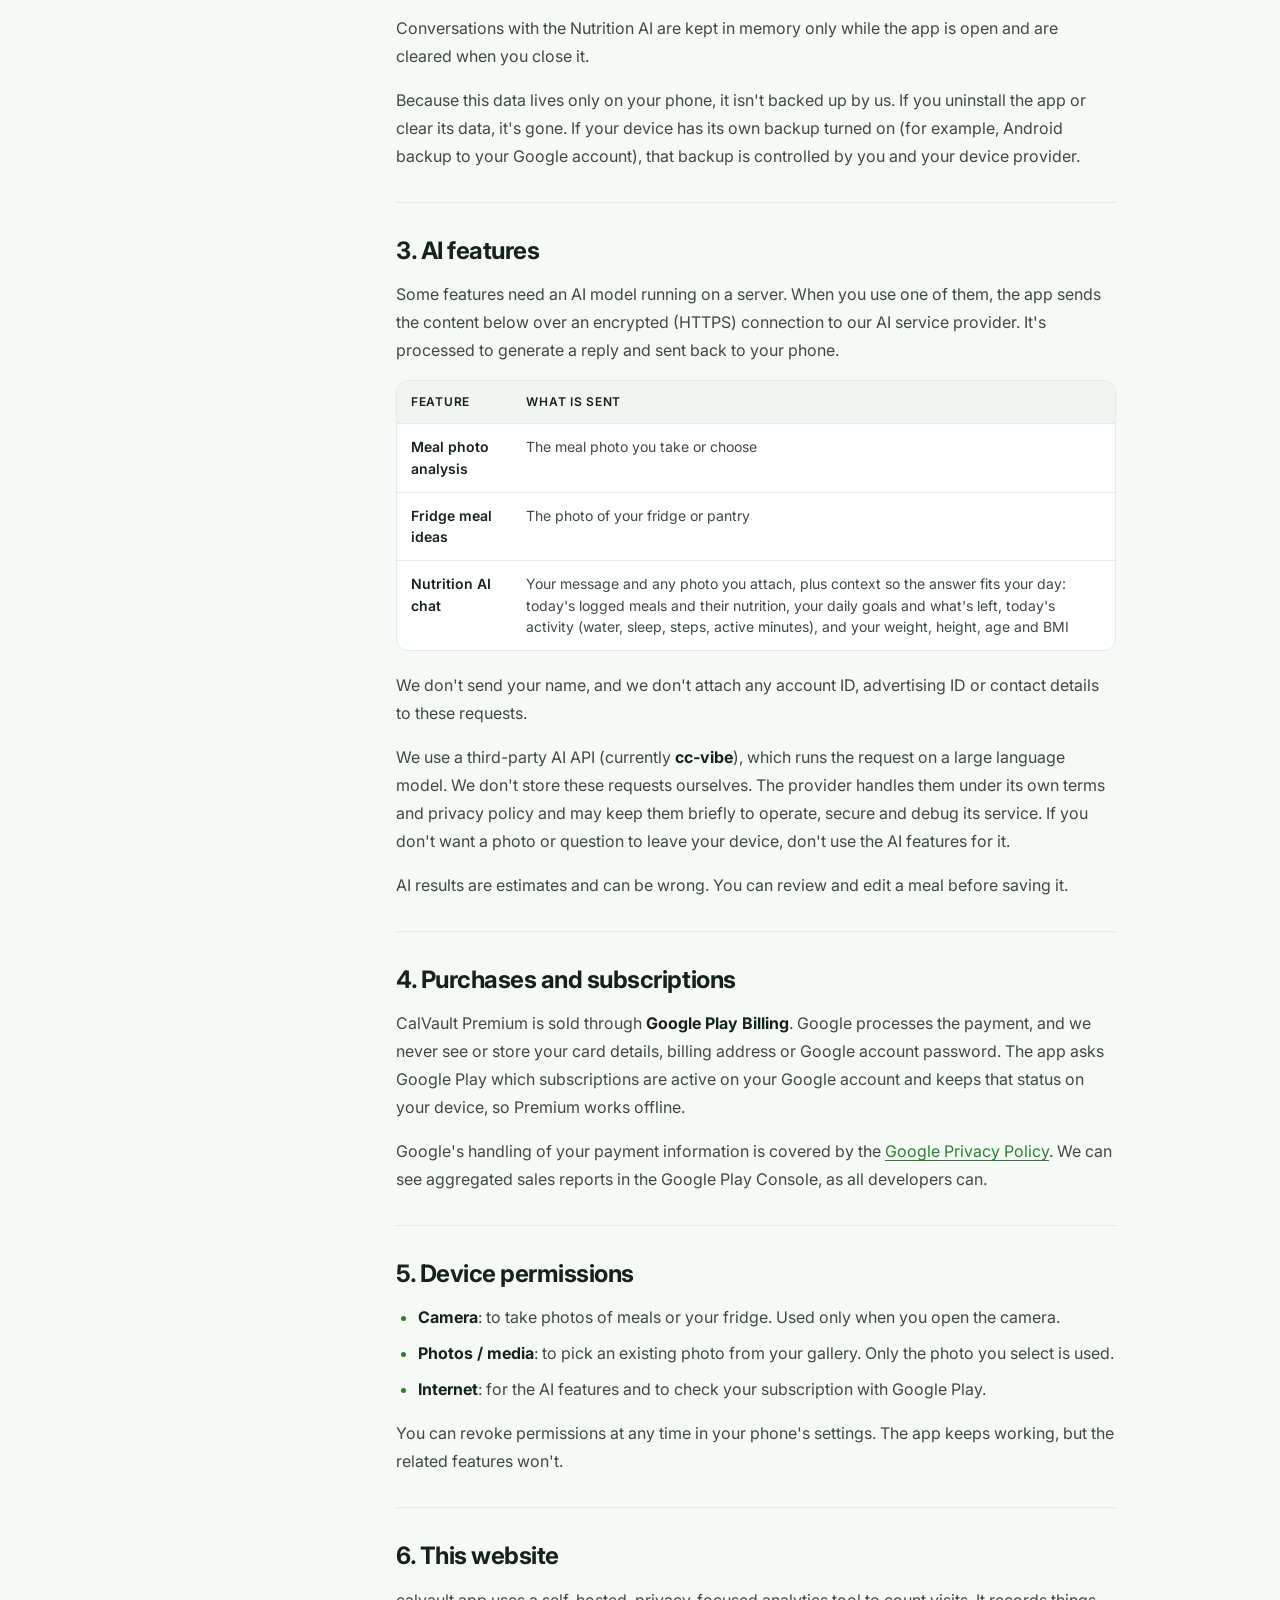
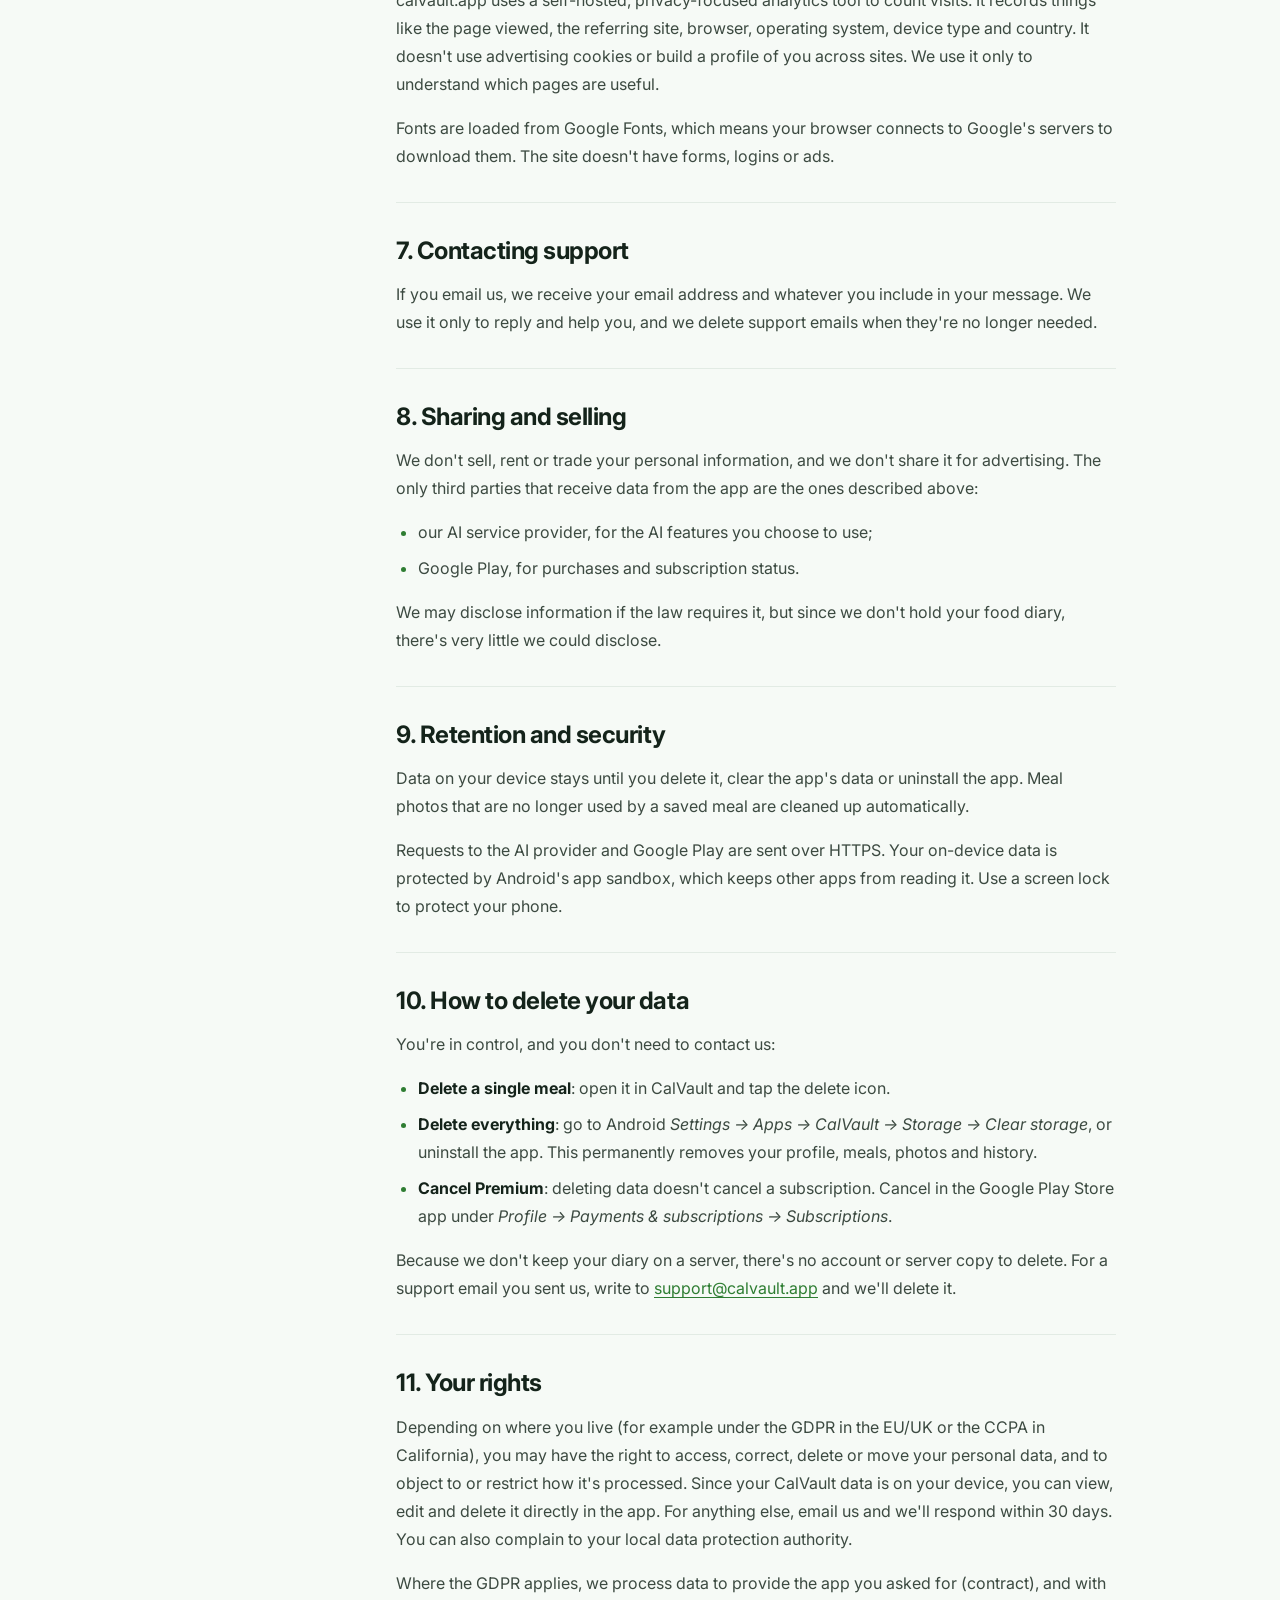
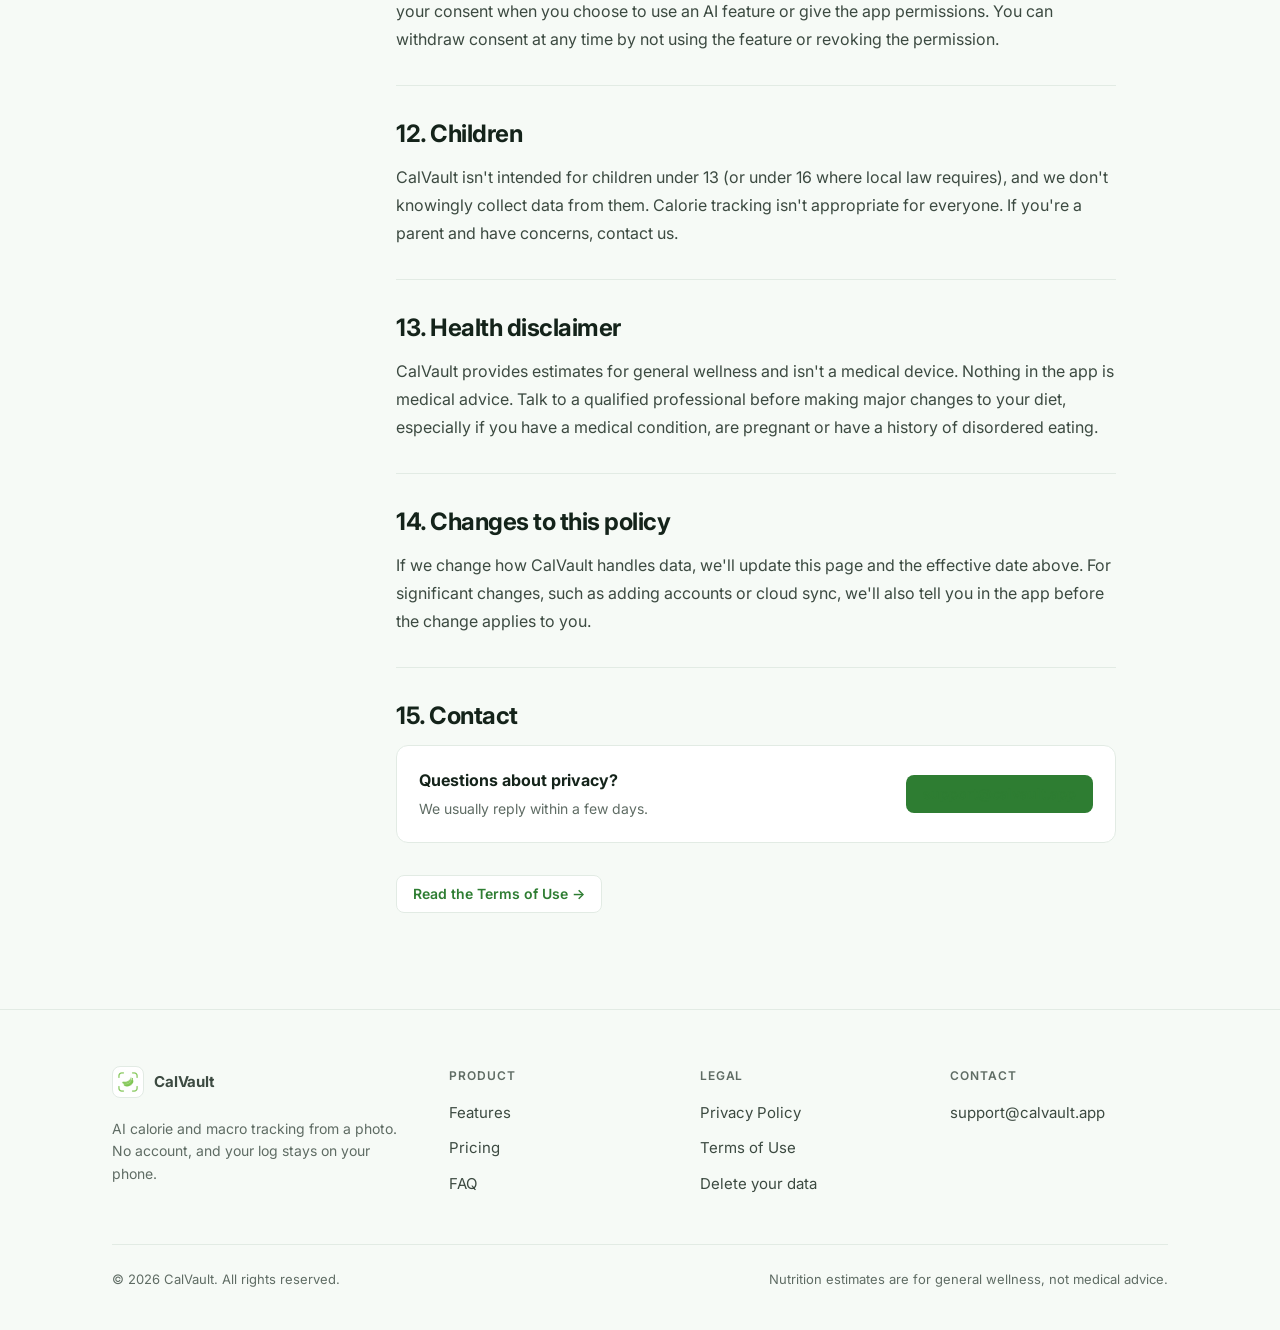
<file: privacy/index.html>
<!DOCTYPE html>
<html lang="en" class="no-js">
<head>
  <meta charset="UTF-8">
  <meta name="viewport" content="width=device-width, initial-scale=1.0">
  <title>Privacy Policy — CalVault</title>
  <meta name="description" content="How CalVault handles your data: no account, your food log stays on your device, and photos or questions are sent to our AI provider only when you use an AI feature.">
  <link rel="canonical" href="https://calvault.app/privacy/">
  <meta name="theme-color" content="#f6faf6">
  <link rel="icon" type="image/png" href="../assets/logo.png">
  <link rel="apple-touch-icon" href="../assets/logo.png">
  <meta property="og:title" content="CalVault Privacy Policy">
  <meta property="og:description" content="No account. Your food log stays on your device.">
  <meta property="og:image" content="https://calvault.app/assets/og.png">

  <link rel="preconnect" href="https://fonts.googleapis.com">
  <link rel="preconnect" href="https://fonts.gstatic.com" crossorigin>
  <link href="https://fonts.googleapis.com/css2?family=Inter:wght@400;500;600;700&display=swap" rel="stylesheet">
  <link rel="stylesheet" href="../main.css">
  <script>document.documentElement.classList.remove('no-js');</script>
  <script defer data-website-id="696v3k585l6f0e69" src="https://analytics.mrfirdavs.uz/js/script.js"></script>
</head>
<body>
  <a class="skip-link" href="#main">Skip to content</a>

  <header class="site-header" id="top">
    <div class="container nav">
      <a href="../" class="brand" aria-label="CalVault home">
        <img src="../assets/logo.png" alt="" width="36" height="36">
        CalVault
      </a>
      <ul class="nav-links">
        <li><a href="../#features">Features</a></li>
        <li><a href="../#pricing">Pricing</a></li>
        <li><a href="../#faq">FAQ</a></li>
        <li><a href="../terms/">Terms</a></li>
      </ul>
      <a class="btn btn-primary btn-sm nav-cta" href="https://play.google.com/store/apps/details?id=com.mrfirdavs.calvault" target="_blank" rel="noopener">Get the app</a>
      <button class="menu-btn" id="menuBtn" aria-label="Open menu" aria-expanded="false" aria-controls="mobileMenu">
        <svg viewBox="0 0 24 24" fill="none" stroke="currentColor" stroke-width="2" stroke-linecap="round"><path d="M4 7h16M4 12h16M4 17h16"/></svg>
      </button>
    </div>
    <nav class="mobile-menu" id="mobileMenu" aria-label="Mobile">
      <ul>
        <li><a href="../">Home</a></li>
        <li><a href="../#features">Features</a></li>
        <li><a href="../#pricing">Pricing</a></li>
        <li><a href="../terms/">Terms of Use</a></li>
      </ul>
      <a class="btn btn-primary" href="https://play.google.com/store/apps/details?id=com.mrfirdavs.calvault" target="_blank" rel="noopener">Get it on Google Play</a>
    </nav>
  </header>

  <main id="main">
    <section class="legal-hero">
      <div class="container">
        <span class="eyebrow">Legal</span>
        <h1>Privacy Policy</h1>
        <p>CalVault is built so your food diary stays with you. This page explains what data the app uses, where it goes and the choices you have.</p>
        <div class="legal-meta">
          <span><b>Effective:</b> November 8, 2026</span>
          <span><b>Applies to:</b> the CalVault app and calvault.app</span>
        </div>
      </div>
    </section>

    <div class="container">
      <div class="tldr">
        <h2>The short version</h2>
        <div class="tldr-grid">
          <div class="tldr-item">
            <svg viewBox="0 0 24 24" fill="none" stroke="currentColor" stroke-width="2" stroke-linecap="round" stroke-linejoin="round"><circle cx="12" cy="8" r="4"/><path d="M4 21c0-4 4-6 8-6s8 2 8 6"/></svg>
            <div><b>No account</b><span>We don't ask for your email, password or a social login.</span></div>
          </div>
          <div class="tldr-item">
            <svg viewBox="0 0 24 24" fill="none" stroke="currentColor" stroke-width="2" stroke-linecap="round" stroke-linejoin="round"><rect x="5" y="2" width="14" height="20" rx="2"/><path d="M12 18h.01"/></svg>
            <div><b>Stored on your device</b><span>Your meals, photos, weight and profile are saved locally on your phone. We don't keep a copy.</span></div>
          </div>
          <div class="tldr-item">
            <svg viewBox="0 0 24 24" fill="none" stroke="currentColor" stroke-width="2" stroke-linecap="round" stroke-linejoin="round"><path d="M12 2a10 10 0 1 0 10 10"/><path d="m22 2-10 10"/><path d="M16 2h6v6"/></svg>
            <div><b>Sent only for AI analysis</b><span>A photo or question leaves your phone only when you use an AI feature.</span></div>
          </div>
          <div class="tldr-item">
            <svg viewBox="0 0 24 24" fill="none" stroke="currentColor" stroke-width="2" stroke-linecap="round" stroke-linejoin="round"><path d="M12 22s8-4 8-10V5l-8-3-8 3v7c0 6 8 10 8 10z"/></svg>
            <div><b>No ads, no selling</b><span>No advertising or tracking SDKs in the app. We never sell your data.</span></div>
          </div>
        </div>
      </div>

      <div class="legal-layout">
        <aside class="toc" aria-label="On this page">
          <h4>On this page</h4>
          <ol>
            <li><a href="#who">Who we are</a></li>
            <li><a href="#on-device">Data on your device</a></li>
            <li><a href="#ai">AI features</a></li>
            <li><a href="#purchases">Purchases</a></li>
            <li><a href="#permissions">Permissions</a></li>
            <li><a href="#website">This website</a></li>
            <li><a href="#support">Contacting support</a></li>
            <li><a href="#sharing">Sharing &amp; selling</a></li>
            <li><a href="#retention">Retention &amp; security</a></li>
            <li><a href="#delete">Delete your data</a></li>
            <li><a href="#rights">Your rights</a></li>
            <li><a href="#children">Children</a></li>
            <li><a href="#health">Health disclaimer</a></li>
            <li><a href="#changes">Changes</a></li>
            <li><a href="#contact">Contact</a></li>
          </ol>
        </aside>

        <article class="prose">
          <section id="who">
            <h2>1. Who we are</h2>
            <p>CalVault ("CalVault", "we", "us") is a nutrition and calorie tracking app for Android, published on Google Play as <strong>com.mrfirdavs.calvault</strong>. This policy covers the CalVault app and the website at <a href="https://calvault.app">calvault.app</a>.</p>
            <p>If you have a question about this policy, email <a href="mailto:support@calvault.app">support@calvault.app</a>.</p>
          </section>

          <section id="on-device">
            <h2>2. Data stored on your device</h2>
            <p class="callout">CalVault has no user accounts and no cloud database. Everything below stays in the app's private storage on your phone. We can't see or access it.</p>
            <div class="table-wrap">
              <table>
                <thead><tr><th>What</th><th>Examples</th><th>Why</th></tr></thead>
                <tbody>
                  <tr><td>Profile</td><td>Name or nickname, sex, age, height, weight, goal weight, activity level</td><td>To calculate your daily calorie and macro targets and show your BMI</td></tr>
                  <tr><td>Goals</td><td>Daily calories, protein, carbs, fat</td><td>To show progress and what's left for the day</td></tr>
                  <tr><td>Meal log</td><td>Meal name, meal type, time, calories, macros, nutrients and the meal photo</td><td>Your food diary, history and charts</td></tr>
                  <tr><td>Daily activity</td><td>Water, sleep, steps, active minutes, weight entries</td><td>Daily check-ins and the weight progress chart</td></tr>
                  <tr><td>Fridge suggestions</td><td>Your most recent fridge-photo meal ideas</td><td>So you can come back to them</td></tr>
                  <tr><td>App state</td><td>Whether setup is finished, Premium status, free photo count</td><td>To run the app and apply the free limit</td></tr>
                </tbody>
              </table>
            </div>
            <p>Conversations with the Nutrition AI are kept in memory only while the app is open and are cleared when you close it.</p>
            <p>Because this data lives only on your phone, it isn't backed up by us. If you uninstall the app or clear its data, it's gone. If your device has its own backup turned on (for example, Android backup to your Google account), that backup is controlled by you and your device provider.</p>
          </section>

          <section id="ai">
            <h2>3. AI features</h2>
            <p>Some features need an AI model running on a server. When you use one of them, the app sends the content below over an encrypted (HTTPS) connection to our AI service provider. It's processed to generate a reply and sent back to your phone.</p>
            <div class="table-wrap">
              <table>
                <thead><tr><th>Feature</th><th>What is sent</th></tr></thead>
                <tbody>
                  <tr><td>Meal photo analysis</td><td>The meal photo you take or choose</td></tr>
                  <tr><td>Fridge meal ideas</td><td>The photo of your fridge or pantry</td></tr>
                  <tr><td>Nutrition AI chat</td><td>Your message and any photo you attach, plus context so the answer fits your day: today's logged meals and their nutrition, your daily goals and what's left, today's activity (water, sleep, steps, active minutes), and your weight, height, age and BMI</td></tr>
                </tbody>
              </table>
            </div>
            <p>We don't send your name, and we don't attach any account ID, advertising ID or contact details to these requests.</p>
            <p>We use a third-party AI API (currently <strong>cc-vibe</strong>), which runs the request on a large language model. We don't store these requests ourselves. The provider handles them under its own terms and privacy policy and may keep them briefly to operate, secure and debug its service. If you don't want a photo or question to leave your device, don't use the AI features for it.</p>
            <p>AI results are estimates and can be wrong. You can review and edit a meal before saving it.</p>
          </section>

          <section id="purchases">
            <h2>4. Purchases and subscriptions</h2>
            <p>CalVault Premium is sold through <strong>Google Play Billing</strong>. Google processes the payment, and we never see or store your card details, billing address or Google account password. The app asks Google Play which subscriptions are active on your Google account and keeps that status on your device, so Premium works offline.</p>
            <p>Google's handling of your payment information is covered by the <a href="https://policies.google.com/privacy" target="_blank" rel="noopener">Google Privacy Policy</a>. We can see aggregated sales reports in the Google Play Console, as all developers can.</p>
          </section>

          <section id="permissions">
            <h2>5. Device permissions</h2>
            <ul>
              <li><strong>Camera</strong>: to take photos of meals or your fridge. Used only when you open the camera.</li>
              <li><strong>Photos / media</strong>: to pick an existing photo from your gallery. Only the photo you select is used.</li>
              <li><strong>Internet</strong>: for the AI features and to check your subscription with Google Play.</li>
            </ul>
            <p>You can revoke permissions at any time in your phone's settings. The app keeps working, but the related features won't.</p>
          </section>

          <section id="website">
            <h2>6. This website</h2>
            <p>calvault.app uses a self-hosted, privacy-focused analytics tool to count visits. It records things like the page viewed, the referring site, browser, operating system, device type and country. It doesn't use advertising cookies or build a profile of you across sites. We use it only to understand which pages are useful.</p>
            <p>Fonts are loaded from Google Fonts, which means your browser connects to Google's servers to download them. The site doesn't have forms, logins or ads.</p>
          </section>

          <section id="support">
            <h2>7. Contacting support</h2>
            <p>If you email us, we receive your email address and whatever you include in your message. We use it only to reply and help you, and we delete support emails when they're no longer needed.</p>
          </section>

          <section id="sharing">
            <h2>8. Sharing and selling</h2>
            <p>We don't sell, rent or trade your personal information, and we don't share it for advertising. The only third parties that receive data from the app are the ones described above:</p>
            <ul>
              <li>our AI service provider, for the AI features you choose to use;</li>
              <li>Google Play, for purchases and subscription status.</li>
            </ul>
            <p>We may disclose information if the law requires it, but since we don't hold your food diary, there's very little we could disclose.</p>
          </section>

          <section id="retention">
            <h2>9. Retention and security</h2>
            <p>Data on your device stays until you delete it, clear the app's data or uninstall the app. Meal photos that are no longer used by a saved meal are cleaned up automatically.</p>
            <p>Requests to the AI provider and Google Play are sent over HTTPS. Your on-device data is protected by Android's app sandbox, which keeps other apps from reading it. Use a screen lock to protect your phone.</p>
          </section>

          <section id="delete">
            <h2>10. How to delete your data</h2>
            <p>You're in control, and you don't need to contact us:</p>
            <ul>
              <li><strong>Delete a single meal</strong>: open it in CalVault and tap the delete icon.</li>
              <li><strong>Delete everything</strong>: go to Android <em>Settings → Apps → CalVault → Storage → Clear storage</em>, or uninstall the app. This permanently removes your profile, meals, photos and history.</li>
              <li><strong>Cancel Premium</strong>: deleting data doesn't cancel a subscription. Cancel in the Google Play Store app under <em>Profile → Payments &amp; subscriptions → Subscriptions</em>.</li>
            </ul>
            <p>Because we don't keep your diary on a server, there's no account or server copy to delete. For a support email you sent us, write to <a href="mailto:support@calvault.app">support@calvault.app</a> and we'll delete it.</p>
          </section>

          <section id="rights">
            <h2>11. Your rights</h2>
            <p>Depending on where you live (for example under the GDPR in the EU/UK or the CCPA in California), you may have the right to access, correct, delete or move your personal data, and to object to or restrict how it's processed. Since your CalVault data is on your device, you can view, edit and delete it directly in the app. For anything else, email us and we'll respond within 30 days. You can also complain to your local data protection authority.</p>
            <p>Where the GDPR applies, we process data to provide the app you asked for (contract), and with your consent when you choose to use an AI feature or give the app permissions. You can withdraw consent at any time by not using the feature or revoking the permission.</p>
          </section>

          <section id="children">
            <h2>12. Children</h2>
            <p>CalVault isn't intended for children under 13 (or under 16 where local law requires), and we don't knowingly collect data from them. Calorie tracking isn't appropriate for everyone. If you're a parent and have concerns, contact us.</p>
          </section>

          <section id="health">
            <h2>13. Health disclaimer</h2>
            <p>CalVault provides estimates for general wellness and isn't a medical device. Nothing in the app is medical advice. Talk to a qualified professional before making major changes to your diet, especially if you have a medical condition, are pregnant or have a history of disordered eating.</p>
          </section>

          <section id="changes">
            <h2>14. Changes to this policy</h2>
            <p>If we change how CalVault handles data, we'll update this page and the effective date above. For significant changes, such as adding accounts or cloud sync, we'll also tell you in the app before the change applies to you.</p>
          </section>

          <section id="contact">
            <h2>15. Contact</h2>
            <div class="contact-card">
              <div><b>Questions about privacy?</b><span>We usually reply within a few days.</span></div>
              <a class="btn btn-primary btn-sm" href="mailto:support@calvault.app">support@calvault.app</a>
            </div>
            <div class="legal-switch">
              <a class="btn btn-ghost btn-sm" href="../terms/">Read the Terms of Use →</a>
            </div>
          </section>
        </article>
      </div>
    </div>
  </main>

  <footer class="site-footer">
    <div class="container">
      <div class="footer-grid">
        <div>
          <a href="../" class="brand"><img src="../assets/logo.png" alt="" width="36" height="36">CalVault</a>
          <p>AI calorie and macro tracking from a photo. No account, and your log stays on your phone.</p>
        </div>
        <div>
          <h4>Product</h4>
          <ul>
            <li><a href="../#features">Features</a></li>
            <li><a href="../#pricing">Pricing</a></li>
            <li><a href="../#faq">FAQ</a></li>
          </ul>
        </div>
        <div>
          <h4>Legal</h4>
          <ul>
            <li><a href="./">Privacy Policy</a></li>
            <li><a href="../terms/">Terms of Use</a></li>
            <li><a href="#delete">Delete your data</a></li>
          </ul>
        </div>
        <div>
          <h4>Contact</h4>
          <ul><li><a href="mailto:support@calvault.app">support@calvault.app</a></li></ul>
        </div>
      </div>
      <div class="footer-bottom">
        <span>© <span data-year>2026</span> CalVault. All rights reserved.</span>
        <span>Nutrition estimates are for general wellness, not medical advice.</span>
      </div>
    </div>
  </footer>

  <script src="../main.js"></script>
</body>
</html>
</file>
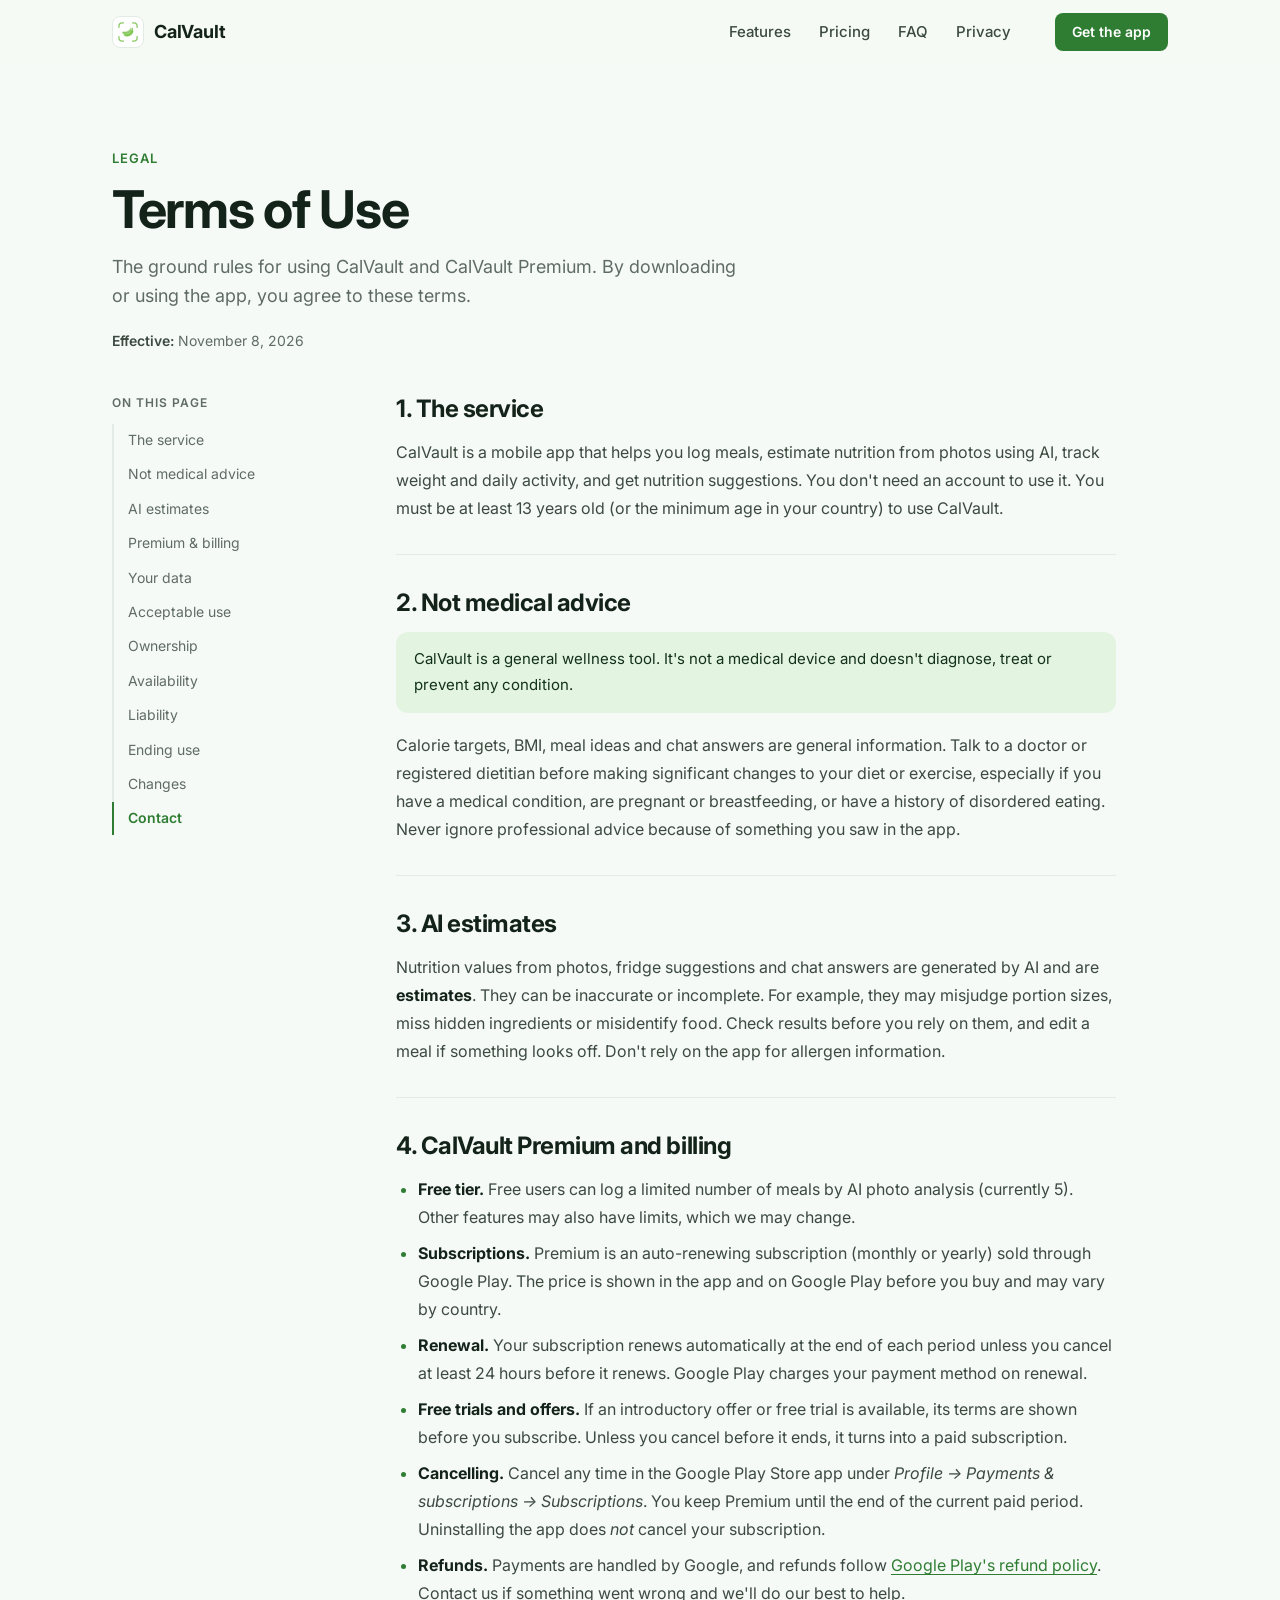
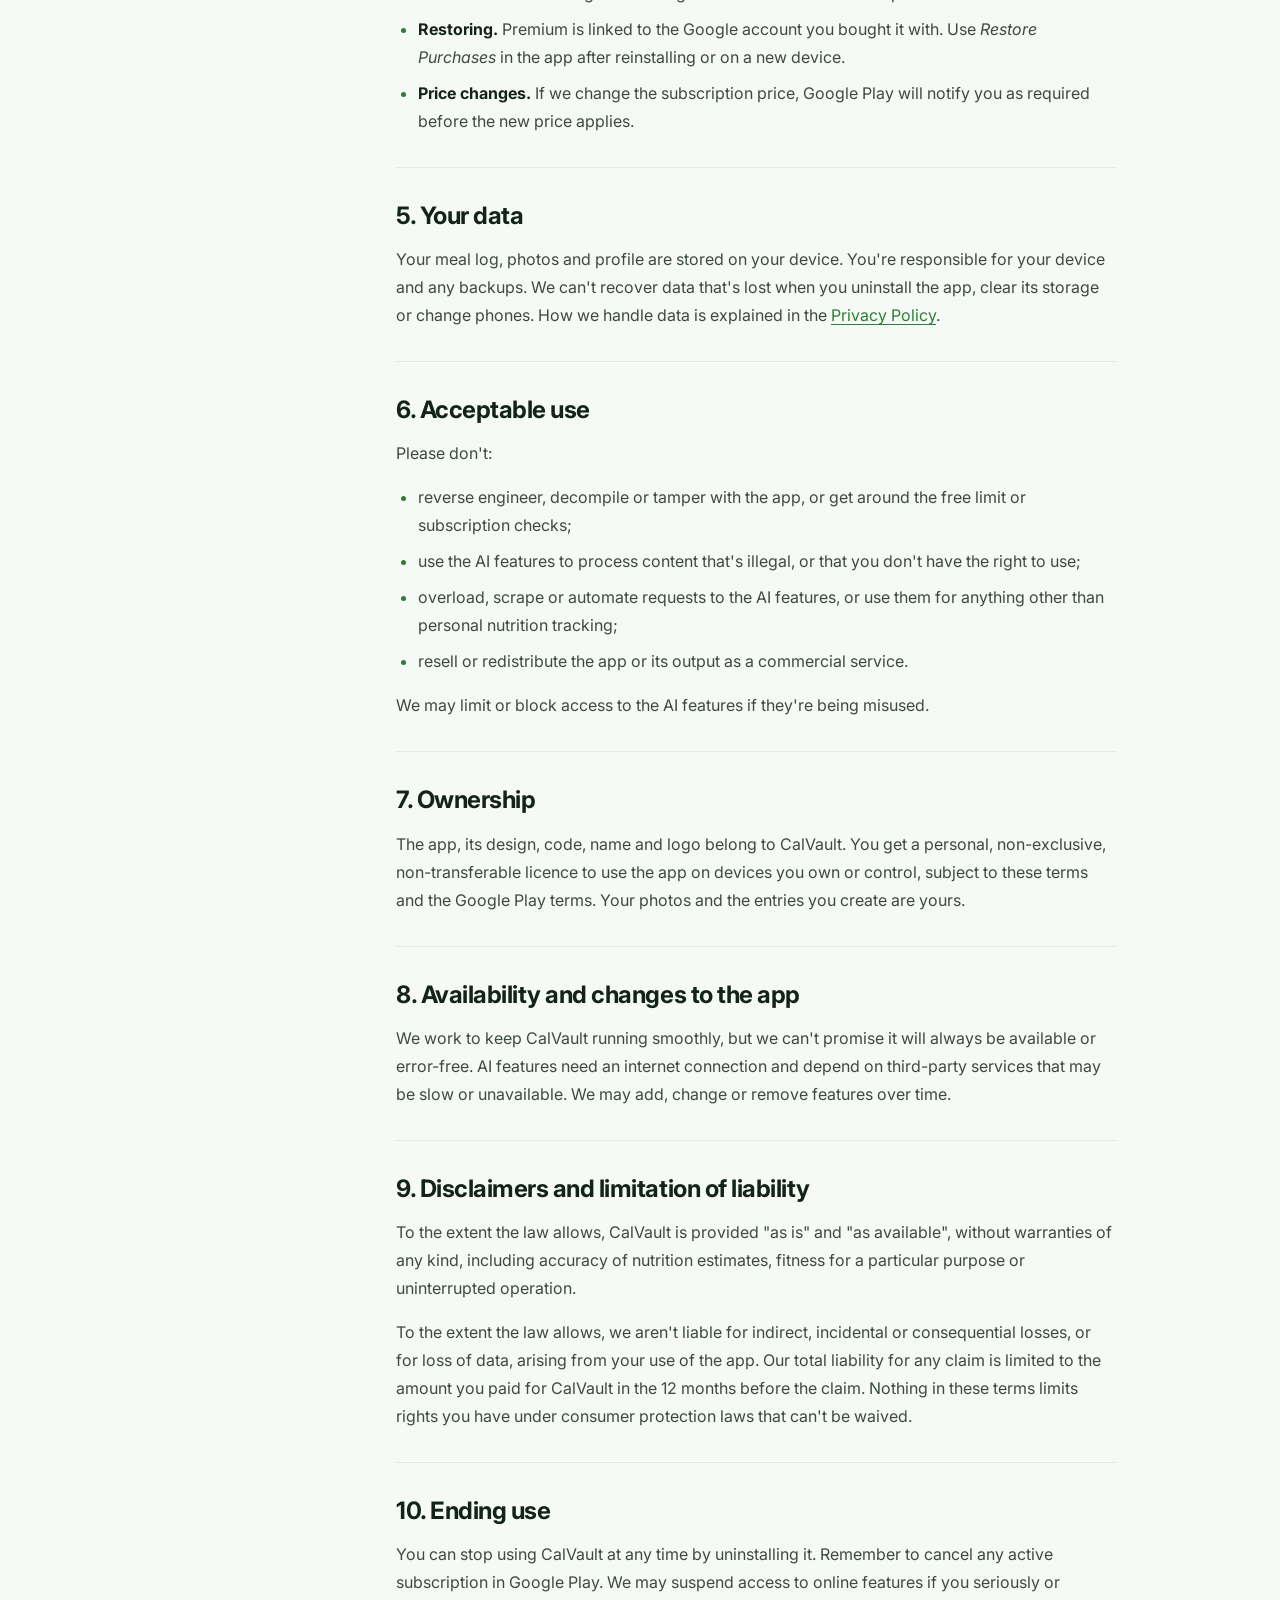
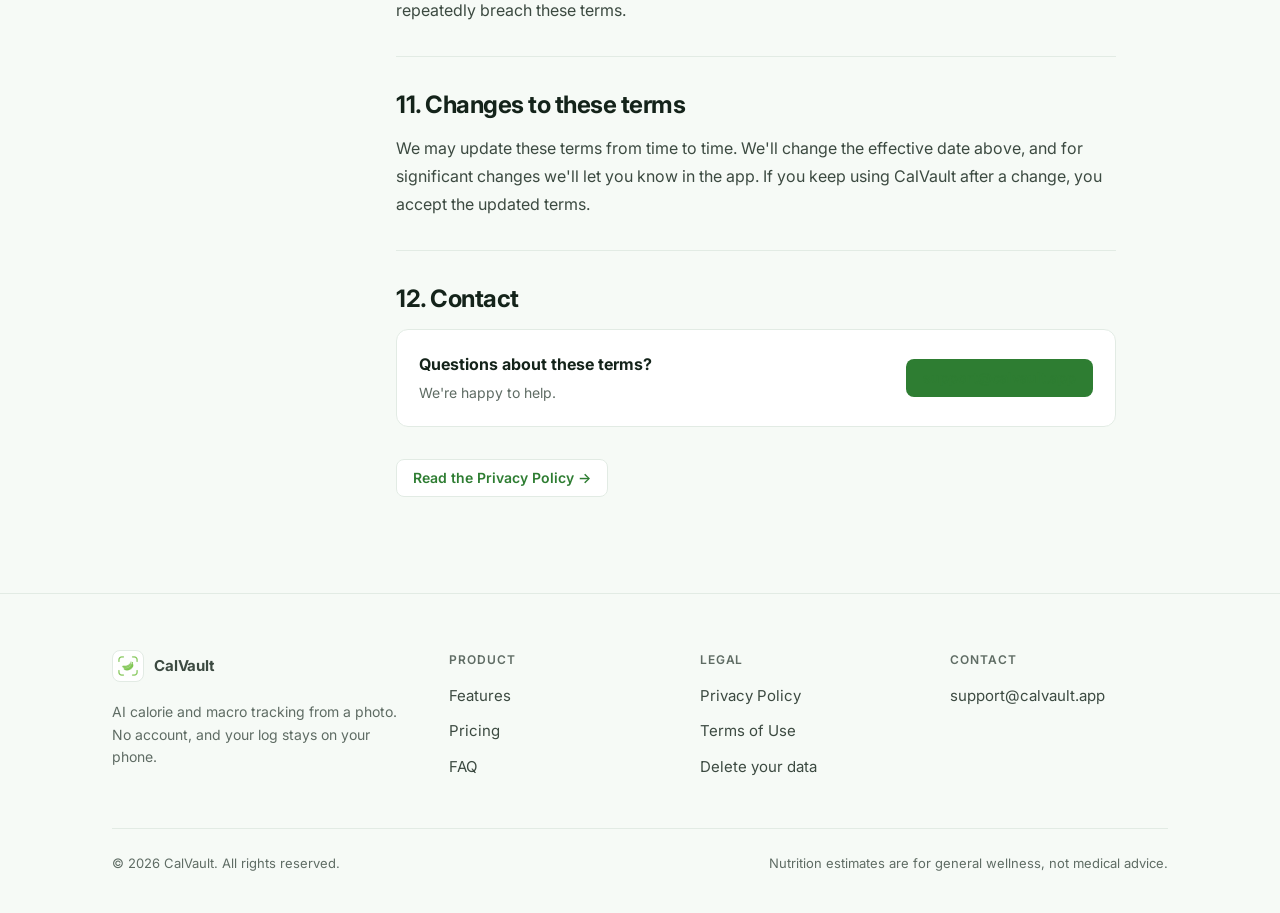
<file: terms/index.html>
<!DOCTYPE html>
<html lang="en" class="no-js">
<head>
  <meta charset="UTF-8">
  <meta name="viewport" content="width=device-width, initial-scale=1.0">
  <title>Terms of Use — CalVault</title>
  <meta name="description" content="The terms for using the CalVault app and CalVault Premium subscriptions.">
  <link rel="canonical" href="https://calvault.app/terms/">
  <meta name="theme-color" content="#f6faf6">
  <link rel="icon" type="image/png" href="../assets/logo.png">
  <link rel="apple-touch-icon" href="../assets/logo.png">
  <meta property="og:title" content="CalVault Terms of Use">
  <meta property="og:image" content="https://calvault.app/assets/og.png">

  <link rel="preconnect" href="https://fonts.googleapis.com">
  <link rel="preconnect" href="https://fonts.gstatic.com" crossorigin>
  <link href="https://fonts.googleapis.com/css2?family=Inter:wght@400;500;600;700&display=swap" rel="stylesheet">
  <link rel="stylesheet" href="../main.css">
  <script>document.documentElement.classList.remove('no-js');</script>
  <script defer data-website-id="696v3k585l6f0e69" src="https://analytics.mrfirdavs.uz/js/script.js"></script>
</head>
<body>
  <a class="skip-link" href="#main">Skip to content</a>

  <header class="site-header" id="top">
    <div class="container nav">
      <a href="../" class="brand" aria-label="CalVault home">
        <img src="../assets/logo.png" alt="" width="36" height="36">
        CalVault
      </a>
      <ul class="nav-links">
        <li><a href="../#features">Features</a></li>
        <li><a href="../#pricing">Pricing</a></li>
        <li><a href="../#faq">FAQ</a></li>
        <li><a href="../privacy/">Privacy</a></li>
      </ul>
      <a class="btn btn-primary btn-sm nav-cta" href="https://play.google.com/store/apps/details?id=com.mrfirdavs.calvault" target="_blank" rel="noopener">Get the app</a>
      <button class="menu-btn" id="menuBtn" aria-label="Open menu" aria-expanded="false" aria-controls="mobileMenu">
        <svg viewBox="0 0 24 24" fill="none" stroke="currentColor" stroke-width="2" stroke-linecap="round"><path d="M4 7h16M4 12h16M4 17h16"/></svg>
      </button>
    </div>
    <nav class="mobile-menu" id="mobileMenu" aria-label="Mobile">
      <ul>
        <li><a href="../">Home</a></li>
        <li><a href="../#features">Features</a></li>
        <li><a href="../#pricing">Pricing</a></li>
        <li><a href="../privacy/">Privacy Policy</a></li>
      </ul>
      <a class="btn btn-primary" href="https://play.google.com/store/apps/details?id=com.mrfirdavs.calvault" target="_blank" rel="noopener">Get it on Google Play</a>
    </nav>
  </header>

  <main id="main">
    <section class="legal-hero">
      <div class="container">
        <span class="eyebrow">Legal</span>
        <h1>Terms of Use</h1>
        <p>The ground rules for using CalVault and CalVault Premium. By downloading or using the app, you agree to these terms.</p>
        <div class="legal-meta">
          <span><b>Effective:</b> November 8, 2026</span>
        </div>
      </div>
    </section>

    <div class="container">
      <div class="legal-layout" style="padding-top: 8px;">
        <aside class="toc" aria-label="On this page">
          <h4>On this page</h4>
          <ol>
            <li><a href="#service">The service</a></li>
            <li><a href="#medical">Not medical advice</a></li>
            <li><a href="#ai-estimates">AI estimates</a></li>
            <li><a href="#premium">Premium &amp; billing</a></li>
            <li><a href="#your-data">Your data</a></li>
            <li><a href="#acceptable-use">Acceptable use</a></li>
            <li><a href="#ip">Ownership</a></li>
            <li><a href="#availability">Availability</a></li>
            <li><a href="#liability">Liability</a></li>
            <li><a href="#termination">Ending use</a></li>
            <li><a href="#changes">Changes</a></li>
            <li><a href="#contact">Contact</a></li>
          </ol>
        </aside>

        <article class="prose">
          <section id="service">
            <h2>1. The service</h2>
            <p>CalVault is a mobile app that helps you log meals, estimate nutrition from photos using AI, track weight and daily activity, and get nutrition suggestions. You don't need an account to use it. You must be at least 13 years old (or the minimum age in your country) to use CalVault.</p>
          </section>

          <section id="medical">
            <h2>2. Not medical advice</h2>
            <p class="callout">CalVault is a general wellness tool. It's not a medical device and doesn't diagnose, treat or prevent any condition.</p>
            <p>Calorie targets, BMI, meal ideas and chat answers are general information. Talk to a doctor or registered dietitian before making significant changes to your diet or exercise, especially if you have a medical condition, are pregnant or breastfeeding, or have a history of disordered eating. Never ignore professional advice because of something you saw in the app.</p>
          </section>

          <section id="ai-estimates">
            <h2>3. AI estimates</h2>
            <p>Nutrition values from photos, fridge suggestions and chat answers are generated by AI and are <strong>estimates</strong>. They can be inaccurate or incomplete. For example, they may misjudge portion sizes, miss hidden ingredients or misidentify food. Check results before you rely on them, and edit a meal if something looks off. Don't rely on the app for allergen information.</p>
          </section>

          <section id="premium">
            <h2>4. CalVault Premium and billing</h2>
            <ul>
              <li><strong>Free tier.</strong> Free users can log a limited number of meals by AI photo analysis (currently 5). Other features may also have limits, which we may change.</li>
              <li><strong>Subscriptions.</strong> Premium is an auto-renewing subscription (monthly or yearly) sold through Google Play. The price is shown in the app and on Google Play before you buy and may vary by country.</li>
              <li><strong>Renewal.</strong> Your subscription renews automatically at the end of each period unless you cancel at least 24 hours before it renews. Google Play charges your payment method on renewal.</li>
              <li><strong>Free trials and offers.</strong> If an introductory offer or free trial is available, its terms are shown before you subscribe. Unless you cancel before it ends, it turns into a paid subscription.</li>
              <li><strong>Cancelling.</strong> Cancel any time in the Google Play Store app under <em>Profile → Payments &amp; subscriptions → Subscriptions</em>. You keep Premium until the end of the current paid period. Uninstalling the app does <em>not</em> cancel your subscription.</li>
              <li><strong>Refunds.</strong> Payments are handled by Google, and refunds follow <a href="https://support.google.com/googleplay/answer/2479637" target="_blank" rel="noopener">Google Play's refund policy</a>. Contact us if something went wrong and we'll do our best to help.</li>
              <li><strong>Restoring.</strong> Premium is linked to the Google account you bought it with. Use <em>Restore Purchases</em> in the app after reinstalling or on a new device.</li>
              <li><strong>Price changes.</strong> If we change the subscription price, Google Play will notify you as required before the new price applies.</li>
            </ul>
          </section>

          <section id="your-data">
            <h2>5. Your data</h2>
            <p>Your meal log, photos and profile are stored on your device. You're responsible for your device and any backups. We can't recover data that's lost when you uninstall the app, clear its storage or change phones. How we handle data is explained in the <a href="../privacy/">Privacy Policy</a>.</p>
          </section>

          <section id="acceptable-use">
            <h2>6. Acceptable use</h2>
            <p>Please don't:</p>
            <ul>
              <li>reverse engineer, decompile or tamper with the app, or get around the free limit or subscription checks;</li>
              <li>use the AI features to process content that's illegal, or that you don't have the right to use;</li>
              <li>overload, scrape or automate requests to the AI features, or use them for anything other than personal nutrition tracking;</li>
              <li>resell or redistribute the app or its output as a commercial service.</li>
            </ul>
            <p>We may limit or block access to the AI features if they're being misused.</p>
          </section>

          <section id="ip">
            <h2>7. Ownership</h2>
            <p>The app, its design, code, name and logo belong to CalVault. You get a personal, non-exclusive, non-transferable licence to use the app on devices you own or control, subject to these terms and the Google Play terms. Your photos and the entries you create are yours.</p>
          </section>

          <section id="availability">
            <h2>8. Availability and changes to the app</h2>
            <p>We work to keep CalVault running smoothly, but we can't promise it will always be available or error-free. AI features need an internet connection and depend on third-party services that may be slow or unavailable. We may add, change or remove features over time.</p>
          </section>

          <section id="liability">
            <h2>9. Disclaimers and limitation of liability</h2>
            <p>To the extent the law allows, CalVault is provided "as is" and "as available", without warranties of any kind, including accuracy of nutrition estimates, fitness for a particular purpose or uninterrupted operation.</p>
            <p>To the extent the law allows, we aren't liable for indirect, incidental or consequential losses, or for loss of data, arising from your use of the app. Our total liability for any claim is limited to the amount you paid for CalVault in the 12 months before the claim. Nothing in these terms limits rights you have under consumer protection laws that can't be waived.</p>
          </section>

          <section id="termination">
            <h2>10. Ending use</h2>
            <p>You can stop using CalVault at any time by uninstalling it. Remember to cancel any active subscription in Google Play. We may suspend access to online features if you seriously or repeatedly breach these terms.</p>
          </section>

          <section id="changes">
            <h2>11. Changes to these terms</h2>
            <p>We may update these terms from time to time. We'll change the effective date above, and for significant changes we'll let you know in the app. If you keep using CalVault after a change, you accept the updated terms.</p>
          </section>

          <section id="contact">
            <h2>12. Contact</h2>
            <div class="contact-card">
              <div><b>Questions about these terms?</b><span>We're happy to help.</span></div>
              <a class="btn btn-primary btn-sm" href="mailto:support@calvault.app">support@calvault.app</a>
            </div>
            <div class="legal-switch">
              <a class="btn btn-ghost btn-sm" href="../privacy/">Read the Privacy Policy →</a>
            </div>
          </section>
        </article>
      </div>
    </div>
  </main>

  <footer class="site-footer">
    <div class="container">
      <div class="footer-grid">
        <div>
          <a href="../" class="brand"><img src="../assets/logo.png" alt="" width="36" height="36">CalVault</a>
          <p>AI calorie and macro tracking from a photo. No account, and your log stays on your phone.</p>
        </div>
        <div>
          <h4>Product</h4>
          <ul>
            <li><a href="../#features">Features</a></li>
            <li><a href="../#pricing">Pricing</a></li>
            <li><a href="../#faq">FAQ</a></li>
          </ul>
        </div>
        <div>
          <h4>Legal</h4>
          <ul>
            <li><a href="../privacy/">Privacy Policy</a></li>
            <li><a href="./">Terms of Use</a></li>
            <li><a href="../privacy/#delete">Delete your data</a></li>
          </ul>
        </div>
        <div>
          <h4>Contact</h4>
          <ul><li><a href="mailto:support@calvault.app">support@calvault.app</a></li></ul>
        </div>
      </div>
      <div class="footer-bottom">
        <span>© <span data-year>2026</span> CalVault. All rights reserved.</span>
        <span>Nutrition estimates are for general wellness, not medical advice.</span>
      </div>
    </div>
  </footer>

  <script src="../main.js"></script>
</body>
</html>
</file>
<file: main.css>
/* ==========================================================================
   CalVault — landing + legal pages
   Palette mirrors the app theme (lib/theme/app_theme.dart). Type: Inter.
   ========================================================================== */

:root {
  --bg: #f6faf6;
  --surface: #ffffff;
  --surface-muted: #f0f5f1;
  --ink: #14231a;
  --ink-2: #3c4a41;
  --muted: #5f6c64;
  --line: #e2ebe4;

  --green: #4caf50;
  --green-700: #2e7d32;
  --green-900: #12301a;
  --green-soft: #e3f4e1;
  --green-tint: #a8e6a1;

  --radius-sm: 8px;
  --radius: 12px;
  --radius-lg: 16px;
  --shadow-device: 0 24px 48px -24px rgba(18, 48, 26, .35);

  --font: "Inter", system-ui, -apple-system, "Segoe UI", Roboto, sans-serif;

  /* Type scale */
  --fs-h1: clamp(34px, 4.4vw, 52px);
  --fs-h2: clamp(28px, 3.2vw, 38px);
  --fs-h3: 20px;
  --fs-lede: 18px;
  --fs-body: 16px;
  --fs-small: 14px;
  --fs-xs: 12px;

  --container: 1120px;
  --gutter: clamp(16px, 4vw, 32px);
  --section: clamp(64px, 8vw, 96px);
  --device-w: 260px;
}

*,
*::before,
*::after { box-sizing: border-box; }

html { scroll-behavior: smooth; -webkit-text-size-adjust: 100%; }
@media (prefers-reduced-motion: reduce) {
  html { scroll-behavior: auto; }
  *, *::before, *::after { transition: none !important; }
}

body {
  margin: 0;
  background: var(--bg);
  color: var(--ink);
  font-family: var(--font);
  font-size: var(--fs-body);
  line-height: 1.6;
  -webkit-font-smoothing: antialiased;
  overflow-x: hidden;
}

img { max-width: 100%; display: block; }
a { color: inherit; }
h1, h2, h3, h4 { font-family: var(--font); margin: 0; font-weight: 700; color: var(--ink); }
h1 { font-size: var(--fs-h1); line-height: 1.12; letter-spacing: -0.025em; }
h2 { font-size: var(--fs-h2); line-height: 1.18; letter-spacing: -0.02em; }
h3 { font-size: var(--fs-h3); line-height: 1.3; letter-spacing: -0.01em; font-weight: 600; }
p { margin: 0; }

.container { width: 100%; max-width: var(--container); margin: 0 auto; padding: 0 var(--gutter); }

.skip-link { position: absolute; left: -999px; top: 8px; background: var(--ink); color: #fff; padding: 8px 14px; border-radius: 8px; z-index: 100; }
.skip-link:focus { left: 8px; }
:focus-visible { outline: 2px solid var(--green); outline-offset: 3px; border-radius: 4px; }

/* ---------- Buttons ---------- */
.btn {
  display: inline-flex; align-items: center; justify-content: center; gap: 8px;
  height: 46px; padding: 0 20px;
  font: 600 15px/1 var(--font);
  border-radius: var(--radius-sm);
  border: 1px solid transparent;
  text-decoration: none; cursor: pointer; white-space: nowrap;
  transition: background-color .15s ease, border-color .15s ease;
}
.btn-primary { background: var(--green-700); color: #fff; }
.btn-primary:hover { background: #256a29; }
.btn-ghost { background: var(--surface); color: var(--ink); border-color: var(--line); }
.btn-ghost:hover { border-color: #c5d3c9; }
.btn-sm { height: 38px; padding: 0 16px; font-size: 14px; }

.store-btn {
  display: inline-flex; align-items: center; gap: 10px;
  height: 52px; min-width: 176px; padding: 0 18px 0 14px;
  border-radius: var(--radius-sm);
  background: var(--ink); color: #fff; border: 1px solid var(--ink);
  text-decoration: none;
  transition: background-color .15s ease;
}
.store-btn:hover { background: #24382b; }
.store-btn svg { width: 24px; height: 24px; flex: none; }
.store-btn span { display: flex; flex-direction: column; line-height: 1.15; }
.store-btn small { font-size: 10px; letter-spacing: .04em; opacity: .75; white-space: nowrap; }
.store-btn strong { font-size: 16px; font-weight: 600; white-space: nowrap; }
.store-btn.is-soon { background: transparent; color: var(--muted); border-color: var(--line); cursor: default; }
.store-btn.on-dark { background: #fff; color: var(--ink); border-color: #fff; }
.store-btn.on-dark:hover { background: var(--green-soft); }
.store-btn.on-dark.is-soon { background: transparent; color: #cfe0d2; border-color: rgba(255,255,255,.25); }

/* ---------- Header ---------- */
.site-header {
  position: sticky; top: 0; z-index: 50;
  background: rgba(246, 250, 246, .9);
  backdrop-filter: saturate(160%) blur(12px);
  -webkit-backdrop-filter: saturate(160%) blur(12px);
  border-bottom: 1px solid transparent;
  transition: border-color .2s ease;
}
.site-header.scrolled { border-bottom-color: var(--line); }
.nav { display: flex; align-items: center; gap: 24px; height: 64px; }
.brand { display: inline-flex; align-items: center; gap: 10px; text-decoration: none; font-weight: 700; font-size: 18px; letter-spacing: -0.01em; }
.brand img { width: 32px; height: 32px; border-radius: 8px; background: #fff; border: 1px solid var(--line); padding: 2px; }
.nav-links { display: flex; gap: 4px; list-style: none; margin: 0 0 0 auto; padding: 0; }
.nav-links a { display: block; padding: 8px 12px; border-radius: var(--radius-sm); text-decoration: none; color: var(--ink-2); font-size: 15px; font-weight: 500; }
.nav-links a:hover { background: var(--surface-muted); color: var(--ink); }
.nav-cta { margin-left: 8px; }
.menu-btn { display: none; margin-left: auto; width: 42px; height: 42px; border-radius: var(--radius-sm); border: 1px solid var(--line); background: var(--surface); cursor: pointer; align-items: center; justify-content: center; color: var(--ink); }
.menu-btn svg { width: 20px; height: 20px; }
.mobile-menu { display: none; }

@media (max-width: 860px) {
  .nav-links, .nav-cta { display: none; }
  .menu-btn { display: inline-flex; }
  .mobile-menu { display: block; max-height: 0; overflow: hidden; transition: max-height .25s ease; border-top: 1px solid transparent; }
  .mobile-menu.open { max-height: 420px; border-top-color: var(--line); }
  .mobile-menu ul { list-style: none; margin: 0; padding: 8px var(--gutter) 4px; }
  .mobile-menu a { display: block; padding: 12px 0; text-decoration: none; font-weight: 500; border-bottom: 1px solid var(--line); }
  .mobile-menu .btn { margin: 14px var(--gutter) 18px; width: calc(100% - 2 * var(--gutter)); }
}

/* ---------- Section scaffolding ---------- */
section { position: relative; }
.section { padding: var(--section) 0; }
.section + .section { padding-top: 0; }
.eyebrow { display: inline-block; font-size: 13px; font-weight: 600; letter-spacing: .08em; text-transform: uppercase; color: var(--green-700); }
.section-head { max-width: 640px; margin-bottom: 48px; }
.section-head.center { margin-left: auto; margin-right: auto; text-align: center; }
.section-head h2 { margin: 10px 0 14px; }
.section-head p { font-size: var(--fs-lede); color: var(--muted); }

/* ---------- Device frame (one size, no tilt) ---------- */
.shot {
  display: block;
  width: var(--device-w);
  height: auto;
  flex: none;
  border-radius: var(--radius-lg);
  border: 1px solid var(--line);
  box-shadow: 0 12px 32px -16px rgba(18, 48, 26, .25);
}

/* ---------- Hero ---------- */
.hero { padding: clamp(48px, 7vw, 88px) 0 clamp(56px, 7vw, 80px); }
.hero-grid { display: grid; grid-template-columns: 1fr 1fr; gap: 48px; align-items: center; }
.hero h1 { margin: 14px 0 20px; }
.hero h1 .accent { color: var(--green-700); }
.hero-lede { font-size: var(--fs-lede); color: var(--ink-2); max-width: 520px; }
.store-row { display: flex; flex-wrap: wrap; gap: 12px; margin-top: 32px; }
.trust-row { display: flex; flex-wrap: wrap; gap: 8px 24px; margin: 24px 0 0; padding: 0; list-style: none; font-size: var(--fs-small); color: var(--muted); }
.trust-row li { display: inline-flex; align-items: center; gap: 8px; }
.trust-row svg { width: 16px; height: 16px; color: var(--green-700); flex: none; }

.hero-devices { display: flex; justify-content: center; align-items: flex-start; gap: 24px; }
.hero-devices .shot:nth-child(2) { margin-top: 48px; }

@media (max-width: 960px) {
  .hero-grid { grid-template-columns: 1fr; text-align: center; }
  .hero-lede { margin: 0 auto; }
  .store-row, .trust-row { justify-content: center; }
}
@media (max-width: 600px) {
  :root { --device-w: 220px; }
  .hero-devices .shot:nth-child(2) { display: none; }
  .store-btn { min-width: 0; flex: 1 1 150px; padding: 0 12px; }
}

/* ---------- Facts strip ---------- */
.facts-grid { display: grid; grid-template-columns: repeat(4, 1fr); background: var(--surface); border: 1px solid var(--line); border-radius: var(--radius-lg); }
.fact { padding: 24px; border-left: 1px solid var(--line); }
.fact:first-child { border-left: 0; }
.fact b { display: block; font-size: 20px; font-weight: 700; letter-spacing: -0.01em; }
.fact span { display: block; margin-top: 4px; font-size: var(--fs-small); color: var(--muted); }
@media (max-width: 820px) {
  .facts-grid { grid-template-columns: 1fr 1fr; }
  .fact:nth-child(3) { border-left: 0; }
  .fact:nth-child(n+3) { border-top: 1px solid var(--line); }
}

/* ---------- Feature rows ---------- */
.card { background: var(--surface); border: 1px solid var(--line); border-radius: var(--radius-lg); }
.feature-rows { display: grid; gap: 24px; }
.feature-row {
  display: grid; grid-template-columns: 1fr auto; gap: 56px; align-items: center;
  padding: 48px 56px;
}
.feature-row:nth-child(even) { grid-template-columns: auto 1fr; }
.feature-row:nth-child(even) .feature-media { order: -1; }
.feature-copy { max-width: 480px; }
.feature-copy .eyebrow { font-size: var(--fs-xs); }
.feature-copy h3 { font-size: 26px; line-height: 1.25; letter-spacing: -0.015em; font-weight: 700; margin: 10px 0 12px; }
.feature-copy p { color: var(--muted); }
.feature-media { --device-w: 230px; }
.check-list { list-style: none; padding: 0; margin: 20px 0 0; display: grid; gap: 10px; }
.check-list li { display: flex; gap: 10px; align-items: flex-start; color: var(--ink-2); font-size: 15px; }
.check-list svg { width: 18px; height: 18px; color: var(--green-700); flex: none; margin-top: 3px; }

@media (max-width: 860px) {
  .feature-row, .feature-row:nth-child(even) { grid-template-columns: 1fr; gap: 32px; padding: 32px 28px; }
  .feature-row:nth-child(even) .feature-media { order: 0; }
  .feature-copy { padding-bottom: 0; max-width: none; }
  .feature-media { justify-self: center; }
}

.mini-grid { display: grid; grid-template-columns: repeat(4, 1fr); gap: 24px; margin-top: 24px; }
.mini { padding: 28px; }
.mini .ico { width: 40px; height: 40px; border-radius: var(--radius-sm); display: grid; place-items: center; background: var(--green-soft); color: var(--green-700); margin-bottom: 16px; }
.mini .ico svg { width: 20px; height: 20px; }
.mini h3 { font-size: 17px; margin-bottom: 6px; }
.mini p { color: var(--muted); font-size: 15px; }
@media (max-width: 960px) { .mini-grid { grid-template-columns: 1fr 1fr; } }
@media (max-width: 560px) { .mini-grid { grid-template-columns: 1fr; } }

/* ---------- Slideshow ---------- */
.slides {
  display: flex; gap: 20px;
  overflow-x: auto; scroll-snap-type: x mandatory; scroll-behavior: smooth;
  padding: 4px 0 8px; scrollbar-width: none;
}
.slides::-webkit-scrollbar { display: none; }
.slide {
  flex: 0 0 calc((100% - 3 * 20px) / 4);
  width: calc((100% - 3 * 20px) / 4); height: auto;
  scroll-snap-align: start;
  border-radius: var(--radius-lg);
  border: 1px solid var(--line);
}
.slide-controls { display: flex; align-items: center; justify-content: center; gap: 16px; margin-top: 28px; }
.slide-dots { display: flex; gap: 8px; }
.slide-dots button { width: 8px; height: 8px; padding: 0; border: 0; border-radius: 50%; background: #c9d6cc; cursor: pointer; }
.slide-dots button[aria-current="true"] { background: var(--green-700); width: 24px; border-radius: 4px; }
.icon-btn { width: 42px; height: 42px; border-radius: 50%; border: 1px solid var(--line); background: var(--surface); cursor: pointer; display: grid; place-items: center; color: var(--ink); }
.icon-btn:hover { background: var(--surface-muted); }
.icon-btn:disabled { opacity: .4; cursor: default; }
.icon-btn svg { width: 18px; height: 18px; }
@media (max-width: 960px) { .slide { flex-basis: calc((100% - 2 * 20px) / 3); width: calc((100% - 2 * 20px) / 3); } }
@media (max-width: 680px) { .slide { flex-basis: calc((100% - 20px) / 2); width: calc((100% - 20px) / 2); } }
@media (max-width: 420px) { .slide { flex-basis: 78%; width: 78%; scroll-snap-align: center; } }

/* ---------- Steps ---------- */
.steps { display: grid; grid-template-columns: repeat(3, 1fr); gap: 24px; }
.step { padding: 32px; }
.step .num { width: 36px; height: 36px; border-radius: 50%; display: grid; place-items: center; font-weight: 700; font-size: 15px; background: var(--green-soft); color: var(--green-700); margin-bottom: 20px; }
.step h3 { margin-bottom: 8px; }
.step p { color: var(--muted); }
@media (max-width: 860px) { .steps { grid-template-columns: 1fr; } }

/* ---------- Privacy band ---------- */
.privacy-band { background: var(--green-900); color: #e9f5ea; border-radius: var(--radius-lg); padding: clamp(32px, 5vw, 64px); display: grid; grid-template-columns: 1fr 1fr; gap: 48px; align-items: center; }
.privacy-band .eyebrow { color: var(--green-tint); }
.privacy-band h2 { color: #fff; margin: 10px 0 14px; }
.privacy-band p { color: #b9d3bd; font-size: 17px; }
.privacy-band .btn { margin-top: 28px; background: #fff; color: var(--ink); }
.privacy-band .btn:hover { background: var(--green-soft); }
.privacy-points { list-style: none; margin: 0; padding: 0; display: grid; gap: 12px; }
.privacy-points li { display: flex; gap: 14px; align-items: flex-start; background: rgba(255,255,255,.05); border: 1px solid rgba(255,255,255,.1); border-radius: var(--radius); padding: 18px; }
.privacy-points .ico { width: 36px; height: 36px; border-radius: var(--radius-sm); display: grid; place-items: center; background: rgba(168,230,161,.14); color: var(--green-tint); flex: none; }
.privacy-points .ico svg { width: 18px; height: 18px; }
.privacy-points b { display: block; color: #fff; font-size: 15px; font-weight: 600; margin-bottom: 2px; }
.privacy-points span { color: #a9c4ad; font-size: var(--fs-small); }
@media (max-width: 860px) { .privacy-band { grid-template-columns: 1fr; gap: 32px; } }

/* ---------- Pricing ---------- */
.toggle-center { text-align: center; }
.billing-toggle { display: inline-flex; padding: 4px; border-radius: var(--radius); background: var(--surface); border: 1px solid var(--line); margin: 0 auto 32px; }
.billing-toggle button { font: 600 14px/1 var(--font); border: 0; background: transparent; color: var(--muted); height: 36px; padding: 0 16px; border-radius: var(--radius-sm); cursor: pointer; display: inline-flex; gap: 8px; align-items: center; }
.billing-toggle button[aria-pressed="true"] { background: var(--ink); color: #fff; }
.billing-toggle .save { font-size: 11px; background: var(--green-soft); color: var(--green-700); padding: 3px 6px; border-radius: 4px; }
.plans { display: grid; grid-template-columns: 1fr 1fr; gap: 24px; max-width: 860px; margin: 0 auto; }
.plan { padding: 32px; display: flex; flex-direction: column; }
.plan h3 { display: flex; align-items: center; gap: 10px; }
.plan .badge { font: 600 11px/1 var(--font); background: var(--green-soft); color: var(--green-700); padding: 5px 8px; border-radius: 4px; letter-spacing: .04em; text-transform: uppercase; }
.plan .desc { color: var(--muted); margin-top: 4px; font-size: 15px; }
.price { display: flex; align-items: baseline; gap: 6px; margin: 24px 0 4px; }
.price b { font-size: 40px; line-height: 1; font-weight: 700; letter-spacing: -0.02em; }
.price span { color: var(--muted); font-size: 15px; }
.price-note { font-size: 13px; color: var(--muted); min-height: 20px; }
.plan ul { list-style: none; padding: 24px 0 0; margin: 24px 0 28px; display: grid; gap: 12px; border-top: 1px solid var(--line); }
.plan li { display: flex; gap: 10px; font-size: 15px; color: var(--ink-2); }
.plan li svg { width: 18px; height: 18px; color: var(--green-700); flex: none; margin-top: 3px; }
.plan .btn { margin-top: auto; }
.plan.featured { border-color: var(--green); box-shadow: 0 0 0 1px var(--green); }
.pricing-foot { text-align: center; color: var(--muted); font-size: 13px; margin-top: 24px; }
@media (max-width: 760px) { .plans { grid-template-columns: 1fr; } .plan { padding: 28px; } }

/* ---------- FAQ ---------- */
.faq-grid { display: grid; grid-template-columns: 1fr 1.6fr; gap: 64px; align-items: start; }
.faq-grid .section-head { margin-bottom: 0; position: sticky; top: 96px; }
.faq-list { border-top: 1px solid var(--line); }
.faq-list details { border-bottom: 1px solid var(--line); }
.faq-list summary { list-style: none; cursor: pointer; padding: 20px 0; font-weight: 600; font-size: 16px; display: flex; justify-content: space-between; gap: 16px; align-items: center; }
.faq-list summary::-webkit-details-marker { display: none; }
.faq-list summary::after {
  content: ""; flex: none; width: 16px; height: 16px;
  background: url("data:image/svg+xml,%3Csvg xmlns='http://www.w3.org/2000/svg' viewBox='0 0 24 24' fill='none' stroke='%235f6c64' stroke-width='2.5' stroke-linecap='round'%3E%3Cpath d='M12 5v14M5 12h14'/%3E%3C/svg%3E") center / 16px no-repeat;
  transition: transform .2s ease;
}
.faq-list details[open] summary::after { transform: rotate(45deg); }
.faq-list details p { padding: 0 32px 20px 0; color: var(--muted); }
@media (max-width: 860px) { .faq-grid { grid-template-columns: 1fr; gap: 32px; } .faq-grid .section-head { position: static; } }

/* ---------- CTA ---------- */
.cta-card { text-align: center; padding: clamp(48px, 7vw, 72px) var(--gutter); border-radius: var(--radius-lg); background: var(--green-900); color: #fff; }
.cta-card img { width: 56px; height: 56px; border-radius: 14px; background: #fff; padding: 6px; margin: 0 auto 20px; }
.cta-card h2 { color: #fff; max-width: 640px; margin: 0 auto 12px; }
.cta-card p { color: #b9d3bd; font-size: var(--fs-lede); max-width: 520px; margin: 0 auto; }
.cta-card .store-row { justify-content: center; }

/* ---------- Footer ---------- */
.site-footer { padding: 56px 0 40px; border-top: 1px solid var(--line); margin-top: var(--section); }
.footer-grid { display: grid; grid-template-columns: 1.4fr repeat(3, 1fr); gap: 32px; }
.footer-grid p { color: var(--muted); font-size: var(--fs-small); margin-top: 12px; max-width: 300px; }
.footer-grid h4 { font-size: var(--fs-xs); font-weight: 600; text-transform: uppercase; letter-spacing: .08em; color: var(--muted); margin-bottom: 14px; }
.footer-grid ul { list-style: none; margin: 0; padding: 0; display: grid; gap: 10px; }
.footer-grid a { text-decoration: none; color: var(--ink-2); font-size: 15px; }
.footer-grid a:hover { color: var(--green-700); }
.footer-bottom { display: flex; justify-content: space-between; flex-wrap: wrap; gap: 12px; margin-top: 48px; padding-top: 24px; border-top: 1px solid var(--line); font-size: 13px; color: var(--muted); }
@media (max-width: 760px) { .footer-grid { grid-template-columns: 1fr 1fr; } .footer-grid > div:first-child { grid-column: 1 / -1; } }

/* ---------- Reveal on scroll (subtle) ---------- */
.reveal { opacity: 0; transform: translateY(12px); transition: opacity .5s ease, transform .5s ease; }
.reveal.in { opacity: 1; transform: none; }
.no-js .reveal { opacity: 1; transform: none; }

/* ==========================================================================
   Legal pages (privacy, terms)
   ========================================================================== */
.legal-hero { padding: clamp(48px, 7vw, 80px) 0 32px; }
.legal-hero h1 { margin: 10px 0 14px; }
.legal-hero p { color: var(--muted); font-size: var(--fs-lede); max-width: 640px; }
.legal-meta { display: flex; flex-wrap: wrap; gap: 8px 20px; margin-top: 20px; font-size: var(--fs-small); color: var(--muted); }
.legal-meta b { color: var(--ink-2); font-weight: 600; }

.tldr { background: var(--surface); border: 1px solid var(--line); border-radius: var(--radius-lg); padding: clamp(24px, 4vw, 32px); }
.tldr h2 { font-size: 20px; margin-bottom: 16px; }
.tldr-grid { display: grid; grid-template-columns: repeat(2, 1fr); gap: 12px; }
.tldr-item { display: flex; gap: 12px; align-items: flex-start; padding: 14px; border-radius: var(--radius); background: var(--surface-muted); }
.tldr-item svg { width: 20px; height: 20px; color: var(--green-700); flex: none; margin-top: 2px; }
.tldr-item b { display: block; font-size: 15px; font-weight: 600; }
.tldr-item span { font-size: var(--fs-small); color: var(--muted); }
@media (max-width: 680px) { .tldr-grid { grid-template-columns: 1fr; } }

.legal-layout { display: grid; grid-template-columns: 220px 1fr; gap: 64px; padding-top: 48px; align-items: start; }
.legal-layout > * { min-width: 0; }
.toc { position: sticky; top: 96px; font-size: var(--fs-small); }
.toc h4 { font-size: var(--fs-xs); font-weight: 600; text-transform: uppercase; letter-spacing: .08em; color: var(--muted); margin-bottom: 12px; }
.toc ol { list-style: none; margin: 0; padding: 0; display: grid; gap: 2px; border-left: 2px solid var(--line); }
.toc a { display: block; padding: 5px 0 5px 14px; margin-left: -2px; border-left: 2px solid transparent; text-decoration: none; color: var(--muted); }
.toc a:hover { color: var(--ink); }
.toc a.active { color: var(--green-700); border-left-color: var(--green-700); font-weight: 600; }
@media (max-width: 900px) { .legal-layout { grid-template-columns: 1fr; gap: 0; padding-top: 32px; } .toc { display: none; } }

.prose { max-width: 720px; color: var(--ink-2); font-size: 16px; line-height: 1.75; }
.prose section { scroll-margin-top: 88px; }
.prose section + section { border-top: 1px solid var(--line); padding-top: 32px; margin-top: 32px; }
.prose h2 { font-size: 24px; line-height: 1.3; margin: 0 0 14px; }
.prose h3 { font-size: 18px; margin: 24px 0 10px; }
.prose p { margin: 0 0 16px; }
.prose ul { margin: 0 0 16px; padding-left: 22px; }
.prose li { margin-bottom: 8px; }
.prose li::marker { color: var(--green-700); }
.prose a { color: var(--green-700); text-underline-offset: 3px; }
.prose strong { color: var(--ink); }
.prose .callout { background: var(--green-soft); border-radius: var(--radius); padding: 14px 18px; color: var(--green-900); margin: 0 0 18px; font-size: 15px; }
.table-wrap { overflow-x: auto; margin: 0 0 20px; border: 1px solid var(--line); border-radius: var(--radius); background: var(--surface); }
.prose table { width: 100%; border-collapse: collapse; font-size: 14px; line-height: 1.55; min-width: 560px; }
.prose th, .prose td { text-align: left; padding: 12px 14px; border-bottom: 1px solid var(--line); vertical-align: top; }
.prose th { background: var(--surface-muted); color: var(--ink); font-weight: 600; font-size: var(--fs-xs); text-transform: uppercase; letter-spacing: .06em; }
.prose tr:last-child td { border-bottom: 0; }
.prose td:first-child { font-weight: 600; color: var(--ink); }
.contact-card { display: flex; flex-wrap: wrap; align-items: center; justify-content: space-between; gap: 16px; background: var(--surface); border: 1px solid var(--line); border-radius: var(--radius); padding: 20px 22px; }
.contact-card b { display: block; color: var(--ink); }
.contact-card span { font-size: var(--fs-small); color: var(--muted); }
.legal-switch { display: flex; gap: 12px; flex-wrap: wrap; margin-top: 32px; }

.step .detail { margin-top: 16px; padding-top: 16px; border-top: 1px solid var(--line); font-size: var(--fs-small); color: var(--ink-2); }
</file>
